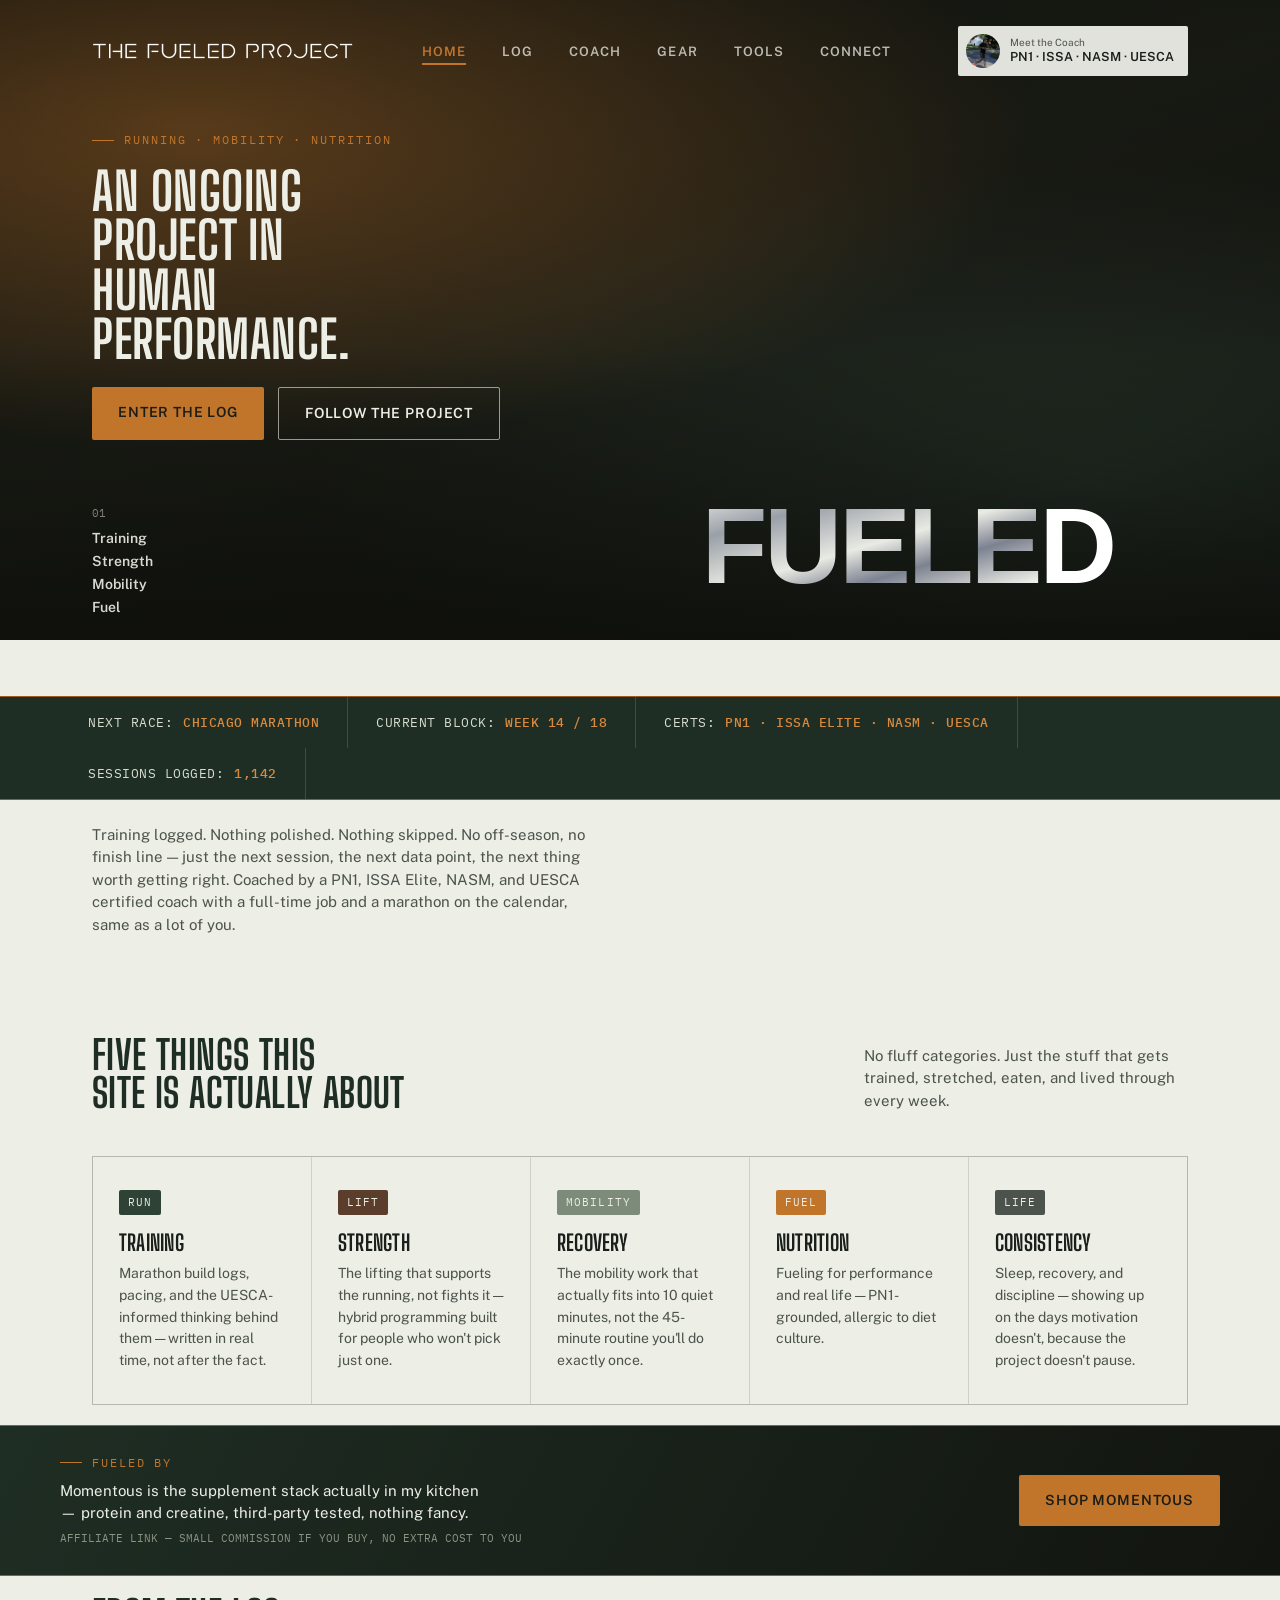
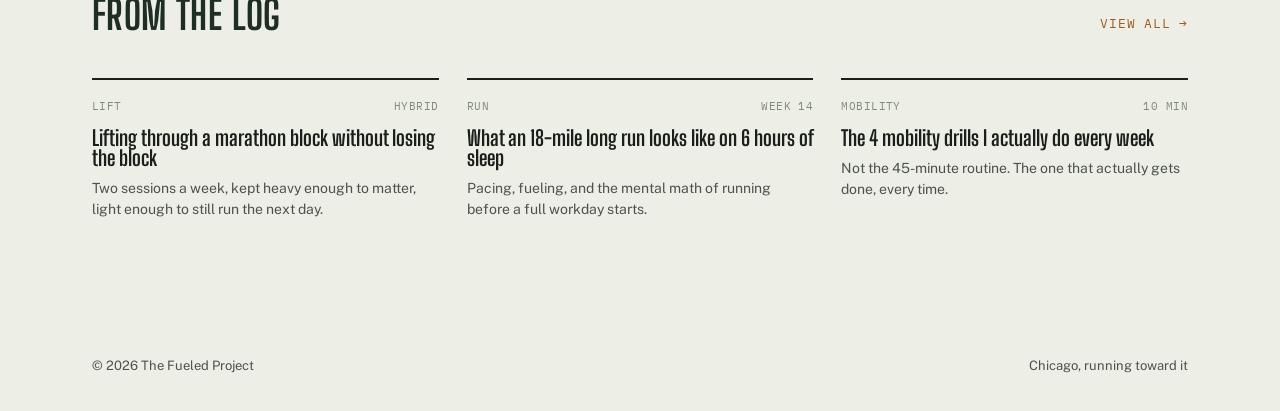
<file: index.html>
<!DOCTYPE html>
<html lang="en">
<head>
<!-- Google tag (gtag.js) -->
<script async src="https://www.googletagmanager.com/gtag/js?id=G-LC6NHP10NV"></script>
<script>
  window.dataLayer = window.dataLayer || [];
  function gtag(){dataLayer.push(arguments);}
  gtag('js', new Date());
  gtag('config', 'G-LC6NHP10NV');
</script>
<meta charset="UTF-8">
<meta name="viewport" content="width=device-width, initial-scale=1.0">
<title>The Fueled Project — An Ongoing Project in Human Performance</title>
<meta name="description" content="Run, lift, and fuel coaching from a PN1, ISSA Elite, NASM & UESCA certified coach. Logged, not polished.">
<link rel="canonical" href="https://thefueledproject.com/">

<!-- Open Graph -->
<meta property="og:title" content="The Fueled Project — An Ongoing Project in Human Performance">
<meta property="og:description" content="Run, lift, and fuel coaching from a PN1, ISSA Elite, NASM & UESCA certified coach. Logged, not polished.">
<meta property="og:type" content="website">
<meta property="og:url" content="https://thefueledproject.com/">
<meta property="og:image" content="https://thefueledproject.com/og-image.jpg">
<meta property="og:image:alt" content="The Fueled Project — an ongoing project in human performance.">
<meta property="og:image:width" content="1200">
<meta property="og:image:height" content="630">
<meta property="og:site_name" content="The Fueled Project">

<!-- Twitter -->
<meta name="twitter:card" content="summary_large_image">
<meta name="twitter:title" content="The Fueled Project — An Ongoing Project in Human Performance">
<meta name="twitter:description" content="Run, lift, and fuel coaching from a PN1, ISSA Elite, NASM & UESCA certified coach. Logged, not polished.">
<meta name="twitter:image" content="https://thefueledproject.com/og-image.jpg">
<meta name="twitter:image:alt" content="The Fueled Project — an ongoing project in human performance.">

<!-- Favicon -->
<link rel="icon" type="image/x-icon" href="favicon.ico">
<link rel="icon" type="image/png" sizes="32x32" href="favicon-32.png">
<link rel="icon" type="image/png" sizes="16x16" href="favicon-16.png">
<link rel="apple-touch-icon" href="favicon-180.png">
<link rel="preconnect" href="https://fonts.googleapis.com">
<link rel="preconnect" href="https://fonts.gstatic.com" crossorigin>
<link rel="preload" href="https://fonts.googleapis.com/css2?family=Big+Shoulders+Display:wght@500;600;700;800&family=Public+Sans:wght@400;500;600&family=IBM+Plex+Mono:wght@400;500&display=swap" as="style">
<link href="https://fonts.googleapis.com/css2?family=Big+Shoulders+Display:wght@500;600;700;800&family=Public+Sans:wght@400;500;600&family=IBM+Plex+Mono:wght@400;500&display=swap" rel="stylesheet" media="print" onload="this.media='all'">
<noscript><link href="https://fonts.googleapis.com/css2?family=Big+Shoulders+Display:wght@500;600;700;800&family=Public+Sans:wght@400;500;600&family=IBM+Plex+Mono:wght@400;500&display=swap" rel="stylesheet"></noscript>
<link rel="stylesheet" href="style.css">
</head>
<body>
<main>

<section class="hero-fuel">
  <div class="hero-fuel-top">
    <a href="index.html" class="logo"><img src="logo.png" alt="The Fueled Project" class="logo-img" width="263" height="20"></a>
    <ul class="nav-links">
      <li><a href="index.html" class="active">Home</a></li>
      <li><a href="log.html">Log</a></li>
      <li><a href="about.html">Coach</a></li>
      <li><a href="gear.html">Gear</a></li>
      <li><a href="tools.html">Tools</a></li>
      <li><a href="contact.html">Connect</a></li>
    </ul>
    <button class="nav-toggle" id="navToggle" aria-label="Toggle menu" aria-expanded="false">
      <span></span><span></span>
    </button>
    <div class="coach-card">
      <div class="dot filled"></div>
      <div>
        <div class="label">Meet the Coach</div>
        <div class="name">PN1 &middot; ISSA &middot; NASM &middot; UESCA</div>
      </div>
    </div>
  </div>

  <div class="hero-fuel-mid">
    <div class="eyebrow">RUNNING &middot; MOBILITY &middot; NUTRITION</div>
    <h1>An ongoing project in human performance.</h1>
    <div class="hero-fuel-ctas">
      <a href="log.html" class="btn btn-primary">Enter the Log</a>
      <a href="contact.html" class="btn btn-secondary">Follow the Project</a>
    </div>
  </div>

  <div class="hero-fuel-bottom">
    <div class="hero-tags">
      <div class="idx">01</div>
      <span class="tag-line">Training</span>
      <span class="tag-line">Strength</span>
      <span class="tag-line">Mobility</span>
      <span class="tag-line">Fuel</span>
    </div>
    <img src="wordmark.svg" alt="FUELED" class="hero-wordmark" width="560" height="149" fetchpriority="high">
  </div>
</section>

<div class="gauge">
  <div class="wrap gauge-inner">
    <div class="gauge-item">NEXT RACE: <b>CHICAGO MARATHON</b></div>
    <div class="gauge-item">CURRENT BLOCK: <b>WEEK 14 / 18</b></div>
    <div class="gauge-item">CERTS: <b>PN1 &middot; ISSA ELITE &middot; NASM &middot; UESCA</b></div>
    <div class="gauge-item">SESSIONS LOGGED: <b>1,142</b></div>
  </div>
</div>

<div class="wrap" style="margin-top:24px;">
  <p style="max-width:56ch;font-size:15px;color:var(--ink-soft);">Training logged. Nothing polished. Nothing skipped. No off-season, no finish line &mdash; just the next session, the next data point, the next thing worth getting right. Coached by a PN1, ISSA Elite, NASM, and UESCA certified coach with a full-time job and a marathon on the calendar, same as a lot of you.</p>
</div>

<section class="pillars reveal" id="pillars">
  <div class="section-head">
    <h2>Five things this<br>site is actually about</h2>
    <p>No fluff categories. Just the stuff that gets trained, stretched, eaten, and lived through every week.</p>
  </div>
  <div class="pillar-grid">
    <div class="pillar-card">
      <span class="pillar-tag tag-run">RUN</span>
      <h3>Training</h3>
      <p>Marathon build logs, pacing, and the UESCA-informed thinking behind them &mdash; written in real time, not after the fact.</p>
    </div>
    <div class="pillar-card">
      <span class="pillar-tag tag-lift">LIFT</span>
      <h3>Strength</h3>
      <p>The lifting that supports the running, not fights it &mdash; hybrid programming built for people who won't pick just one.</p>
    </div>
    <div class="pillar-card">
      <span class="pillar-tag tag-mobility">MOBILITY</span>
      <h3>Recovery</h3>
      <p>The mobility work that actually fits into 10 quiet minutes, not the 45-minute routine you'll do exactly once.</p>
    </div>
    <div class="pillar-card">
      <span class="pillar-tag tag-fuel">FUEL</span>
      <h3>Nutrition</h3>
      <p>Fueling for performance and real life &mdash; PN1-grounded, allergic to diet culture.</p>
    </div>
    <div class="pillar-card">
      <span class="pillar-tag tag-life">LIFE</span>
      <h3>Consistency</h3>
      <p>Sleep, recovery, and discipline &mdash; showing up on the days motivation doesn't, because the project doesn't pause.</p>
    </div>
  </div>
</section>

<div class="affiliate-banner reveal">
  <div class="affiliate-banner-inner">
    <div class="affiliate-copy">
      <div class="eyebrow">FUELED BY</div>
      <p>Momentous is the supplement stack actually in my kitchen &mdash; protein and creatine, third-party tested, nothing fancy.</p>
      <span class="affiliate-disclosure">AFFILIATE LINK &mdash; SMALL COMMISSION IF YOU BUY, NO EXTRA COST TO YOU</span>
    </div>
    <a href="https://crrnt.app/MOME/JakeKrueger" target="_blank" rel="noopener sponsored" class="btn btn-primary" style="background:var(--ember);color:#1B1D16;flex-shrink:0;">Shop Momentous</a>
  </div>
</div>

<section class="posts reveal">
  <div class="section-head">
    <h2>From the log</h2>
    <a href="log.html" class="mono" style="font-size:13px;letter-spacing:0.06em;color:var(--ember-deep);">VIEW ALL &rarr;</a>
  </div>
  <div class="post-grid" id="latest-posts">
    <div class="empty-state">Loading&hellip;</div>
  </div>
</section>

</main>
<footer>
  <span>&copy; 2026 The Fueled Project</span>
  <span>Chicago, running toward it</span>
</footer>

<script src="posts.js"></script>
<script>renderLatest('latest-posts', 3);</script>
<script src="nav.js"></script>
<script src="reveal.js"></script>
</body>
</html>
</file>
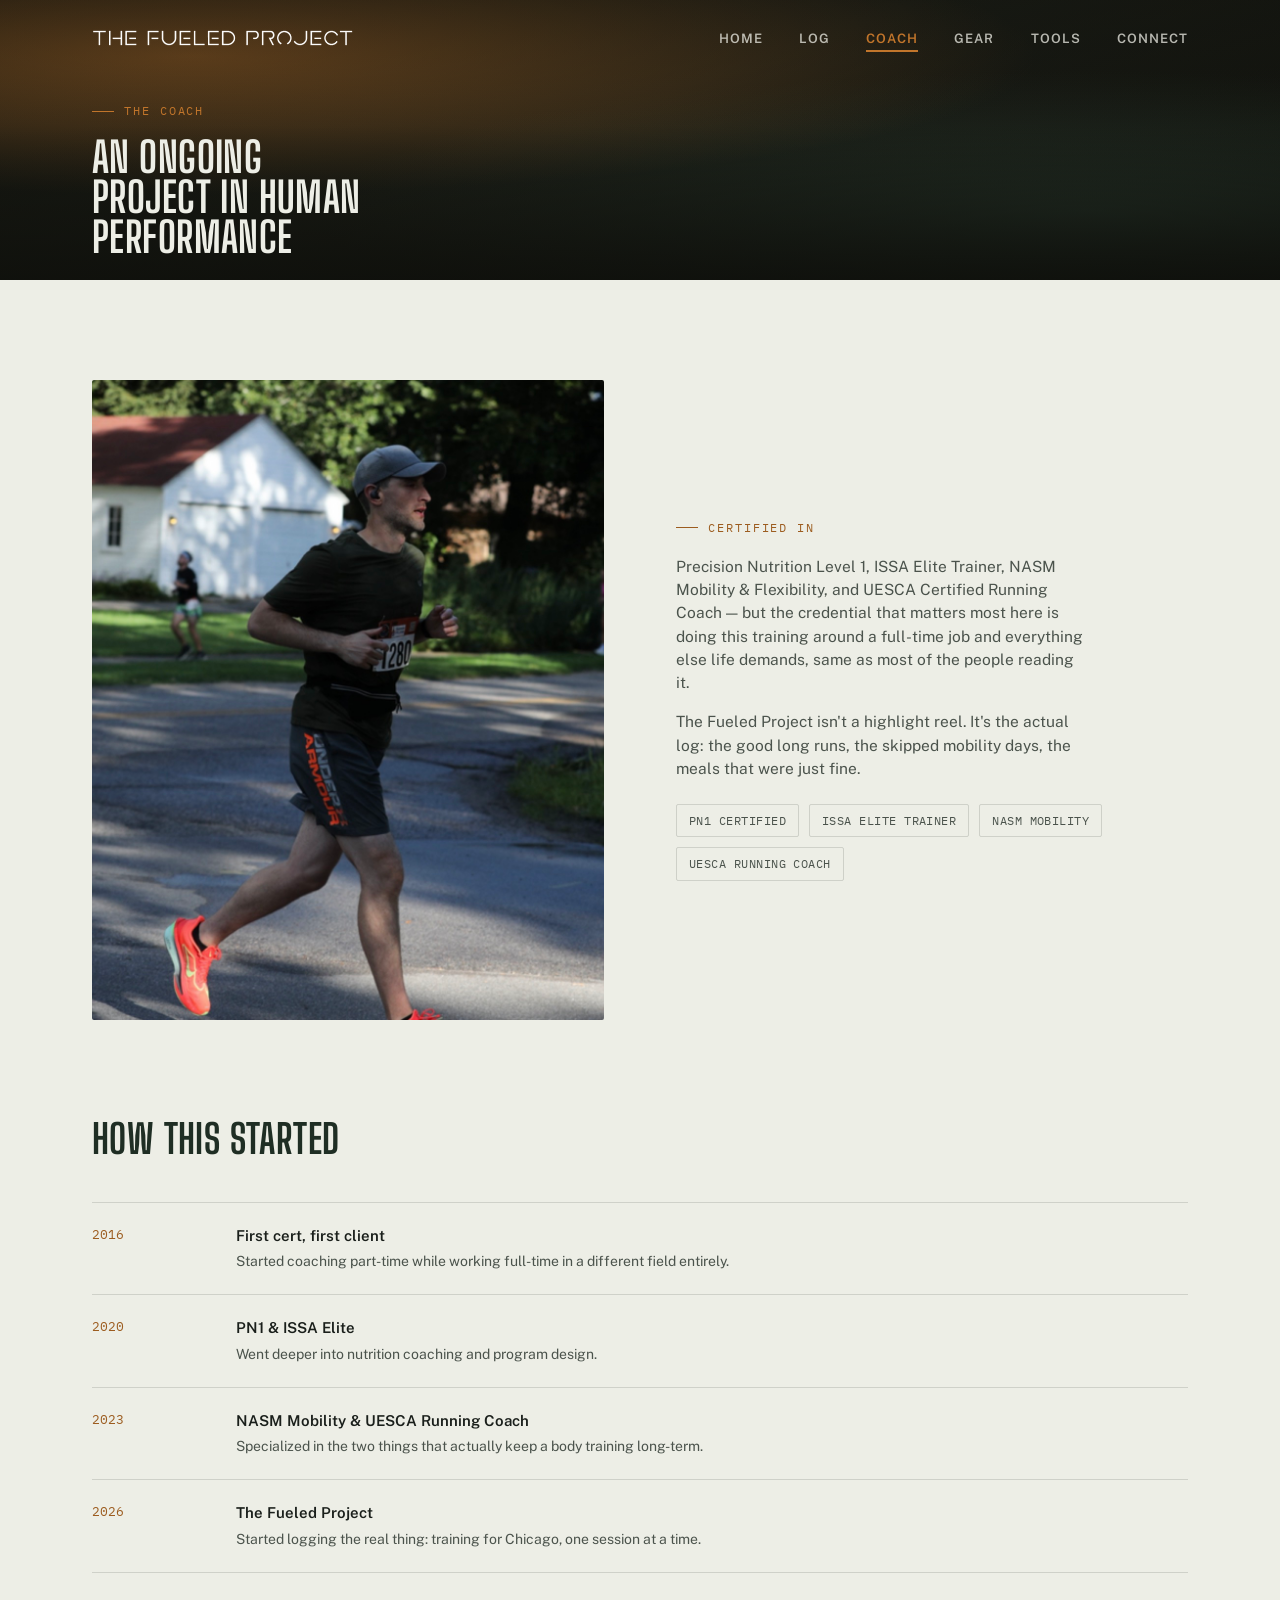
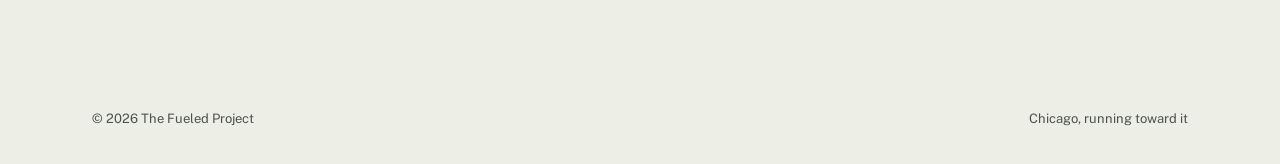
<file: about.html>
<!DOCTYPE html>
<html lang="en">
<head>
<!-- Google tag (gtag.js) -->
<script async src="https://www.googletagmanager.com/gtag/js?id=G-LC6NHP10NV"></script>
<script>
  window.dataLayer = window.dataLayer || [];
  function gtag(){dataLayer.push(arguments);}
  gtag('js', new Date());
  gtag('config', 'G-LC6NHP10NV');
</script>
<meta charset="UTF-8">
<meta name="viewport" content="width=device-width, initial-scale=1.0">
<title>The Coach — The Fueled Project</title>
<meta name="description" content="PN1, ISSA Elite, NASM & UESCA certified coach training for Chicago around a full-time job.">
<link rel="canonical" href="https://thefueledproject.com/about.html">

<!-- Open Graph -->
<meta property="og:title" content="The Coach — The Fueled Project">
<meta property="og:description" content="PN1, ISSA Elite, NASM & UESCA certified coach training for Chicago around a full-time job.">
<meta property="og:type" content="website">
<meta property="og:url" content="https://thefueledproject.com/about.html">
<meta property="og:image" content="https://thefueledproject.com/og-image.jpg">
<meta property="og:image:alt" content="The Fueled Project — an ongoing project in human performance.">
<meta property="og:image:width" content="1200">
<meta property="og:image:height" content="630">
<meta property="og:site_name" content="The Fueled Project">

<!-- Twitter -->
<meta name="twitter:card" content="summary_large_image">
<meta name="twitter:title" content="The Coach — The Fueled Project">
<meta name="twitter:description" content="PN1, ISSA Elite, NASM & UESCA certified coach training for Chicago around a full-time job.">
<meta name="twitter:image" content="https://thefueledproject.com/og-image.jpg">
<meta name="twitter:image:alt" content="The Fueled Project — an ongoing project in human performance.">

<!-- Favicon -->
<link rel="icon" type="image/x-icon" href="favicon.ico">
<link rel="icon" type="image/png" sizes="32x32" href="favicon-32.png">
<link rel="icon" type="image/png" sizes="16x16" href="favicon-16.png">
<link rel="apple-touch-icon" href="favicon-180.png">
<link rel="preconnect" href="https://fonts.googleapis.com">
<link rel="preconnect" href="https://fonts.gstatic.com" crossorigin>
<link rel="preload" href="https://fonts.googleapis.com/css2?family=Big+Shoulders+Display:wght@500;600;700;800&family=Public+Sans:wght@400;500;600&family=IBM+Plex+Mono:wght@400;500&display=swap" as="style">
<link href="https://fonts.googleapis.com/css2?family=Big+Shoulders+Display:wght@500;600;700;800&family=Public+Sans:wght@400;500;600&family=IBM+Plex+Mono:wght@400;500&display=swap" rel="stylesheet" media="print" onload="this.media='all'">
<noscript><link href="https://fonts.googleapis.com/css2?family=Big+Shoulders+Display:wght@500;600;700;800&family=Public+Sans:wght@400;500;600&family=IBM+Plex+Mono:wght@400;500&display=swap" rel="stylesheet"></noscript>
<link rel="stylesheet" href="style.css">
</head>
<body>
<main>

<section class="page-hero-fuel" style="min-height:220px;">
  <div class="hero-fuel-top">
    <a href="index.html" class="logo"><img src="logo.png" alt="The Fueled Project" class="logo-img" width="263" height="20"></a>
    <ul class="nav-links">
      <li><a href="index.html">Home</a></li>
      <li><a href="log.html">Log</a></li>
      <li><a href="about.html" class="active">Coach</a></li>
      <li><a href="gear.html">Gear</a></li>
      <li><a href="tools.html">Tools</a></li>
      <li><a href="contact.html">Connect</a></li>
    </ul>
    <button class="nav-toggle" id="navToggle" aria-label="Toggle menu" aria-expanded="false">
      <span></span><span></span>
    </button>
  </div>
  <div class="page-hero-fuel-mid" style="padding-bottom:22px;">
    <div class="eyebrow">THE COACH</div>
    <h1 style="font-size:clamp(28px,4vw,42px);">An ongoing project in human performance</h1>
  </div>
</section>

<section class="about reveal" id="about">
  <div class="about-photo filled"></div>
  <div class="about-text">
    <div class="eyebrow">CERTIFIED IN</div>
    <p>Precision Nutrition Level 1, ISSA Elite Trainer, NASM Mobility &amp; Flexibility, and UESCA Certified Running Coach &mdash; but the credential that matters most here is doing this training around a full-time job and everything else life demands, same as most of the people reading it.</p>
    <p>The Fueled Project isn't a highlight reel. It's the actual log: the good long runs, the skipped mobility days, the meals that were just fine.</p>
    <div class="badges">
      <span class="badge">PN1 CERTIFIED</span>
      <span class="badge">ISSA ELITE TRAINER</span>
      <span class="badge">NASM MOBILITY</span>
      <span class="badge">UESCA RUNNING COACH</span>
    </div>
  </div>
</section>

<section class="timeline reveal">
  <div class="section-head">
    <h2>How this started</h2>
  </div>
  <div class="timeline-row">
    <div class="yr mono">2016</div>
    <div><h4>First cert, first client</h4><p>Started coaching part-time while working full-time in a different field entirely.</p></div>
  </div>
  <div class="timeline-row">
    <div class="yr mono">2020</div>
    <div><h4>PN1 &amp; ISSA Elite</h4><p>Went deeper into nutrition coaching and program design.</p></div>
  </div>
  <div class="timeline-row">
    <div class="yr mono">2023</div>
    <div><h4>NASM Mobility &amp; UESCA Running Coach</h4><p>Specialized in the two things that actually keep a body training long-term.</p></div>
  </div>
  <div class="timeline-row">
    <div class="yr mono">2026</div>
    <div><h4>The Fueled Project</h4><p>Started logging the real thing: training for Chicago, one session at a time.</p></div>
  </div>
</section>

</main>
<footer>
  <span>&copy; 2026 The Fueled Project</span>
  <span>Chicago, running toward it</span>
</footer>

<script src="nav.js"></script>
<script src="reveal.js"></script>
</body>
</html>
</file>
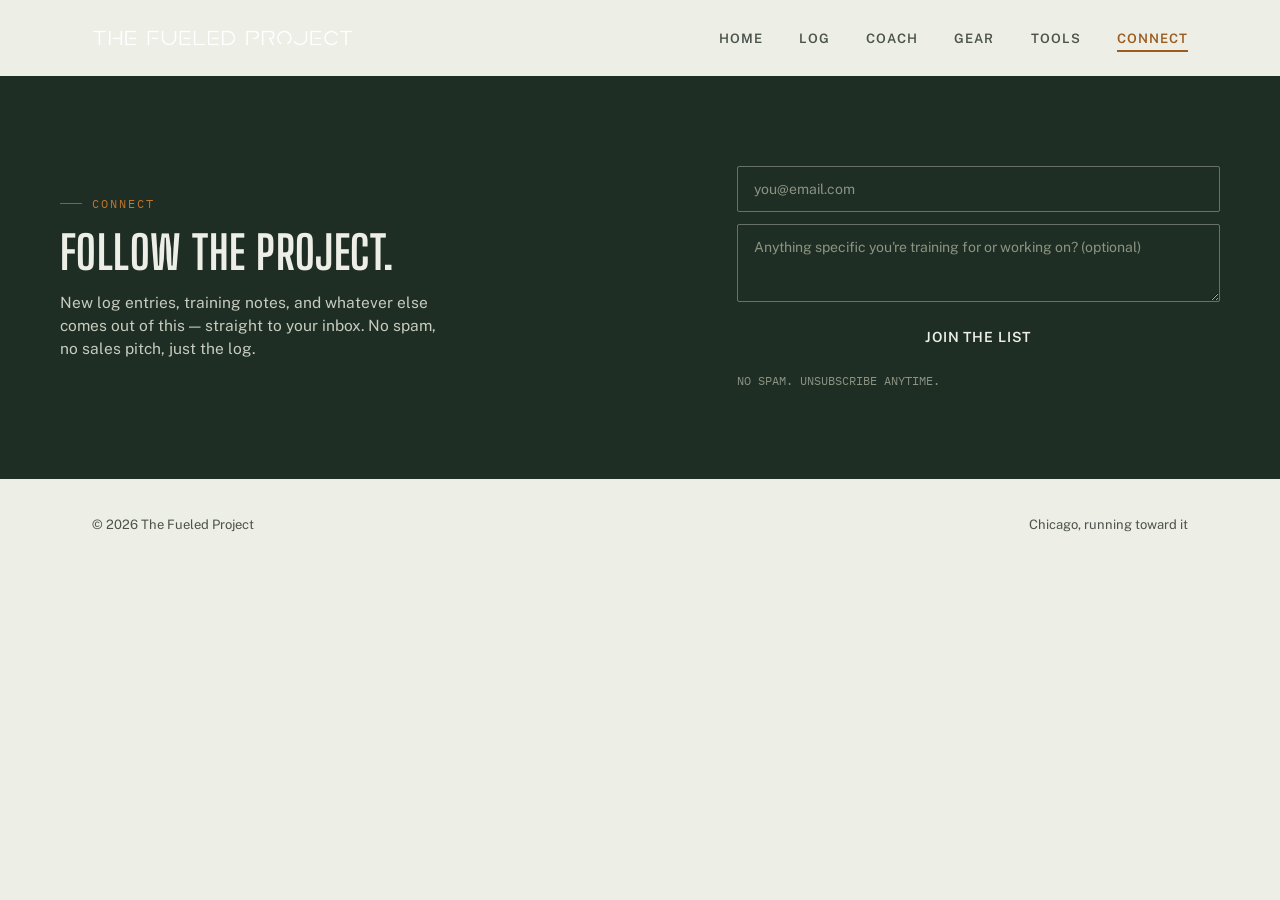
<file: contact.html>
<!DOCTYPE html>
<html lang="en">
<head>
<!-- Google tag (gtag.js) -->
<script async src="https://www.googletagmanager.com/gtag/js?id=G-LC6NHP10NV"></script>
<script>
  window.dataLayer = window.dataLayer || [];
  function gtag(){dataLayer.push(arguments);}
  gtag('js', new Date());
  gtag('config', 'G-LC6NHP10NV');
</script>
<meta charset="UTF-8">
<meta name="viewport" content="width=device-width, initial-scale=1.0">
<title>Connect — The Fueled Project</title>
<meta name="description" content="Get new log entries and training notes from The Fueled Project. No spam.">
<link rel="canonical" href="https://thefueledproject.com/contact.html">

<!-- Open Graph -->
<meta property="og:title" content="Connect — The Fueled Project">
<meta property="og:description" content="Get new log entries and training notes from The Fueled Project. No spam.">
<meta property="og:type" content="website">
<meta property="og:url" content="https://thefueledproject.com/contact.html">
<meta property="og:image" content="https://thefueledproject.com/og-image.jpg">
<meta property="og:image:alt" content="The Fueled Project — an ongoing project in human performance.">
<meta property="og:image:width" content="1200">
<meta property="og:image:height" content="630">
<meta property="og:site_name" content="The Fueled Project">

<!-- Twitter -->
<meta name="twitter:card" content="summary_large_image">
<meta name="twitter:title" content="Connect — The Fueled Project">
<meta name="twitter:description" content="Get new log entries and training notes from The Fueled Project. No spam.">
<meta name="twitter:image" content="https://thefueledproject.com/og-image.jpg">
<meta name="twitter:image:alt" content="The Fueled Project — an ongoing project in human performance.">

<!-- Favicon -->
<link rel="icon" type="image/x-icon" href="favicon.ico">
<link rel="icon" type="image/png" sizes="32x32" href="favicon-32.png">
<link rel="icon" type="image/png" sizes="16x16" href="favicon-16.png">
<link rel="apple-touch-icon" href="favicon-180.png">
<link rel="preconnect" href="https://fonts.googleapis.com">
<link rel="preconnect" href="https://fonts.gstatic.com" crossorigin>
<link rel="preload" href="https://fonts.googleapis.com/css2?family=Big+Shoulders+Display:wght@500;600;700;800&family=Public+Sans:wght@400;500;600&family=IBM+Plex+Mono:wght@400;500&display=swap" as="style">
<link href="https://fonts.googleapis.com/css2?family=Big+Shoulders+Display:wght@500;600;700;800&family=Public+Sans:wght@400;500;600&family=IBM+Plex+Mono:wght@400;500&display=swap" rel="stylesheet" media="print" onload="this.media='all'">
<noscript><link href="https://fonts.googleapis.com/css2?family=Big+Shoulders+Display:wght@500;600;700;800&family=Public+Sans:wght@400;500;600&family=IBM+Plex+Mono:wght@400;500&display=swap" rel="stylesheet"></noscript>
<link rel="stylesheet" href="style.css">
</head>
<body>

<nav>
  <a href="index.html" class="logo"><img src="logo.png" alt="The Fueled Project" class="logo-img" width="263" height="20"></a>
  <ul class="nav-links">
    <li><a href="index.html">Home</a></li>
    <li><a href="log.html">Log</a></li>
    <li><a href="about.html">Coach</a></li>
    <li><a href="gear.html">Gear</a></li>
    <li><a href="tools.html">Tools</a></li>
    <li><a href="contact.html" class="active">Connect</a></li>
  </ul>
    <button class="nav-toggle" id="navToggle" aria-label="Toggle menu" aria-expanded="false">
      <span></span><span></span>
    </button>
</nav>

<main>
<section class="cta reveal" id="follow" style="margin-top:0;">
  <div class="cta-inner">
    <div>
      <div class="eyebrow" style="color:var(--ember);">CONNECT</div>
      <h2>Follow the project.</h2>
      <p>New log entries, training notes, and whatever else comes out of this &mdash; straight to your inbox. No spam, no sales pitch, just the log.</p>
    </div>
    <form id="kit-form" class="cta-form" action="https://app.kit.com/forms/9805844/subscriptions" method="post">
      <input type="email" name="email_address" placeholder="you@email.com" aria-label="Email address" required>
      <textarea name="fields[training_notes]" rows="3" placeholder="Anything specific you're training for or working on? (optional)" aria-label="Message"></textarea>
      <button type="submit" class="btn btn-primary" style="text-align:center;border:none;cursor:pointer;">Join the List</button>
      <span class="cta-note" id="kit-note">NO SPAM. UNSUBSCRIBE ANYTIME.</span>
    </form>
    <script>
      document.getElementById('kit-form').addEventListener('submit', function(e){
        e.preventDefault();
        var form = e.target;
        var note = document.getElementById('kit-note');
        var data = new FormData(form);
        fetch(form.action, { method: 'POST', body: data, mode: 'no-cors' })
          .then(function(){
            note.textContent = "THANKS \u2014 CHECK YOUR EMAIL TO CONFIRM.";
            form.reset();
          })
          .catch(function(){
            note.textContent = "SOMETHING WENT WRONG \u2014 TRY AGAIN.";
          });
      });
    </script>
  </div>
</section>

</main>
<footer>
  <span>&copy; 2026 The Fueled Project</span>
  <span>Chicago, running toward it</span>
</footer>

<script src="nav.js"></script>
<script src="reveal.js"></script>
</body>
</html>
</file>
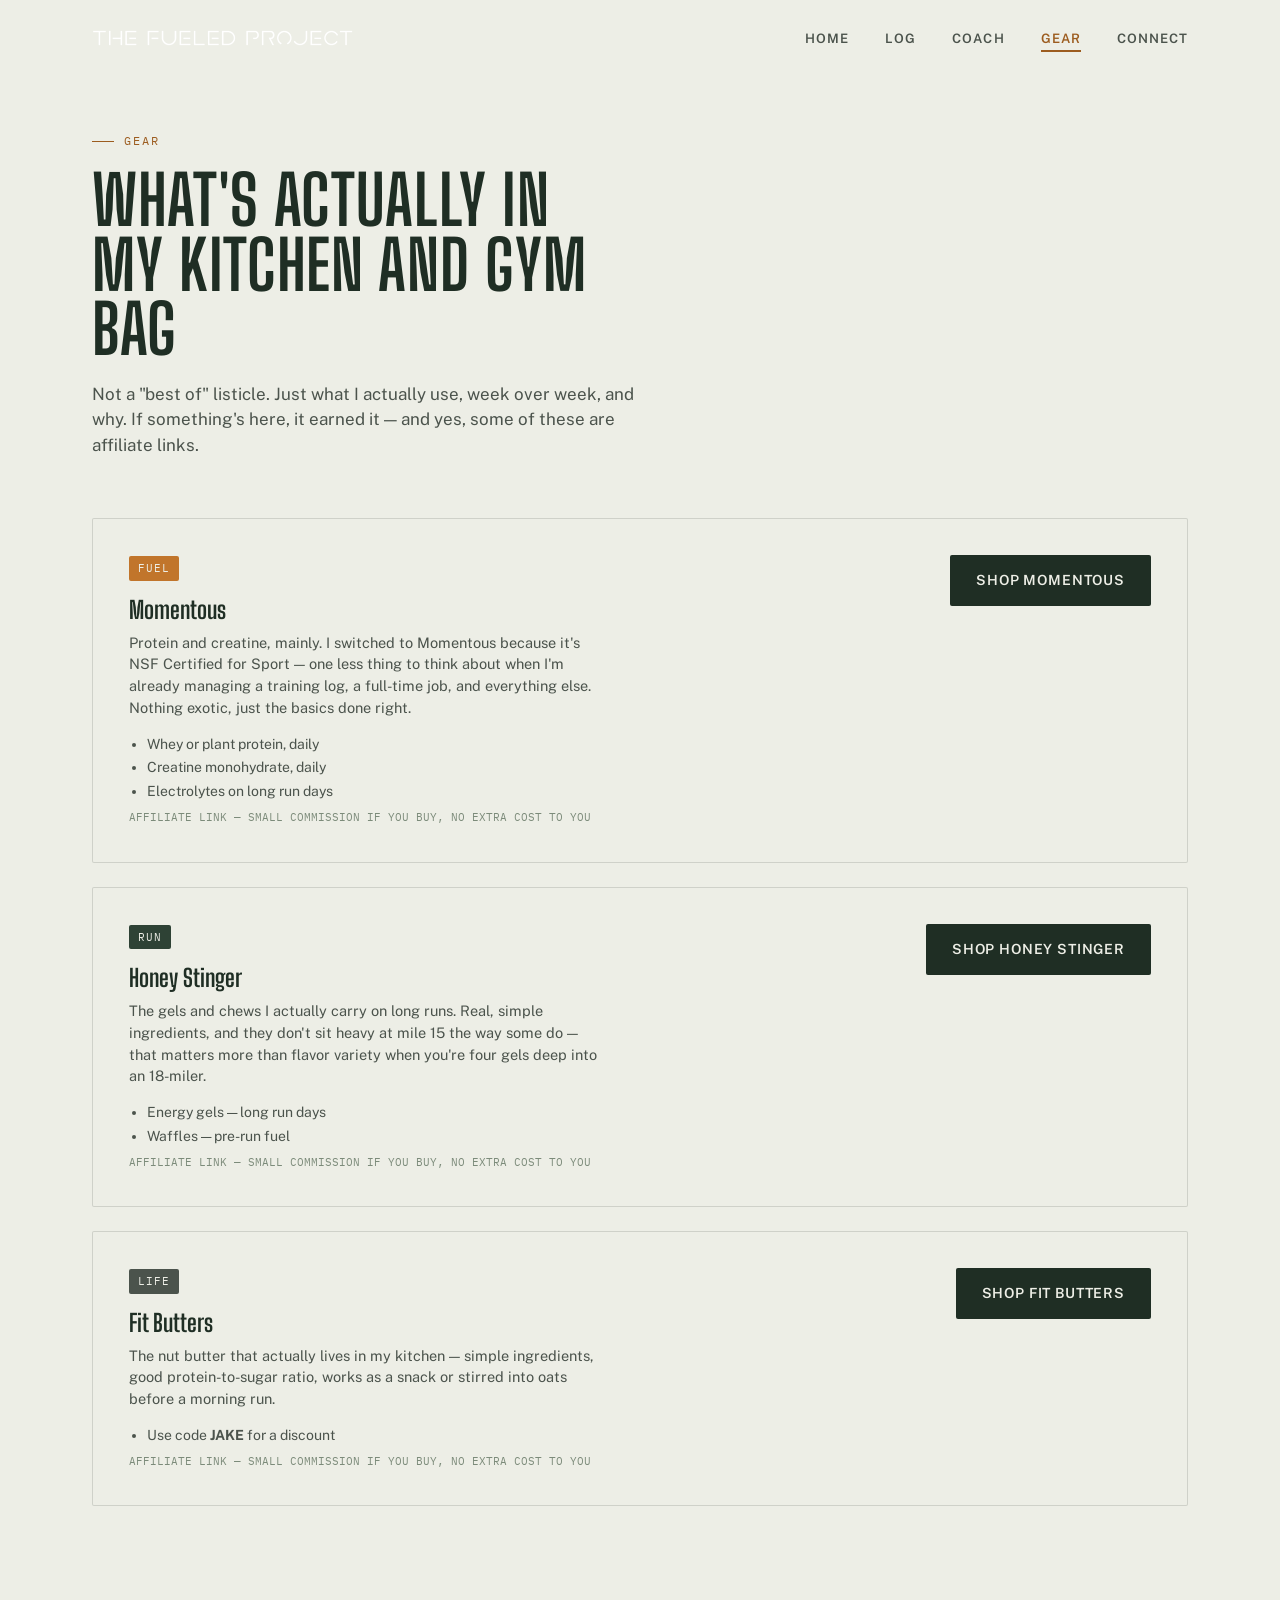
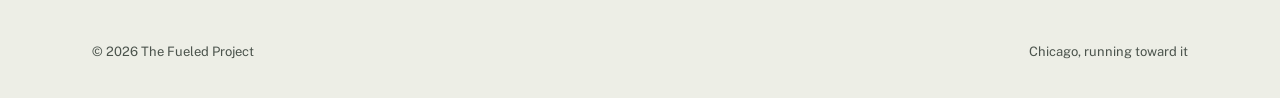
<file: gear.html>
<!DOCTYPE html>
<html lang="en">
<head>
<!-- Google tag (gtag.js) -->
<script async src="https://www.googletagmanager.com/gtag/js?id=G-LC6NHP10NV"></script>
<script>
  window.dataLayer = window.dataLayer || [];
  function gtag(){dataLayer.push(arguments);}
  gtag('js', new Date());
  gtag('config', 'G-LC6NHP10NV');
</script>
<meta charset="UTF-8">
<meta name="viewport" content="width=device-width, initial-scale=1.0">
<title>Gear — The Fueled Project</title>
<meta name="description" content="The supplements and fuel actually used in training, with honest notes on why.">
<link rel="canonical" href="https://thefueledproject.com/gear.html">

<!-- Open Graph -->
<meta property="og:title" content="Gear — The Fueled Project">
<meta property="og:description" content="The supplements and fuel actually used in training, with honest notes on why.">
<meta property="og:type" content="website">
<meta property="og:url" content="https://thefueledproject.com/gear.html">
<meta property="og:image" content="https://thefueledproject.com/og-image.jpg">
<meta property="og:image:alt" content="The Fueled Project — an ongoing project in human performance.">
<meta property="og:image:width" content="1200">
<meta property="og:image:height" content="630">
<meta property="og:site_name" content="The Fueled Project">

<!-- Twitter -->
<meta name="twitter:card" content="summary_large_image">
<meta name="twitter:title" content="Gear — The Fueled Project">
<meta name="twitter:description" content="The supplements and fuel actually used in training, with honest notes on why.">
<meta name="twitter:image" content="https://thefueledproject.com/og-image.jpg">
<meta name="twitter:image:alt" content="The Fueled Project — an ongoing project in human performance.">

<!-- Favicon -->
<link rel="icon" type="image/x-icon" href="favicon.ico">
<link rel="icon" type="image/png" sizes="32x32" href="favicon-32.png">
<link rel="icon" type="image/png" sizes="16x16" href="favicon-16.png">
<link rel="apple-touch-icon" href="favicon-180.png">
<link rel="preconnect" href="https://fonts.googleapis.com">
<link rel="preconnect" href="https://fonts.gstatic.com" crossorigin>
<link rel="preload" href="https://fonts.googleapis.com/css2?family=Big+Shoulders+Display:wght@500;600;700;800&family=Public+Sans:wght@400;500;600&family=IBM+Plex+Mono:wght@400;500&display=swap" as="style">
<link href="https://fonts.googleapis.com/css2?family=Big+Shoulders+Display:wght@500;600;700;800&family=Public+Sans:wght@400;500;600&family=IBM+Plex+Mono:wght@400;500&display=swap" rel="stylesheet" media="print" onload="this.media='all'">
<noscript><link href="https://fonts.googleapis.com/css2?family=Big+Shoulders+Display:wght@500;600;700;800&family=Public+Sans:wght@400;500;600&family=IBM+Plex+Mono:wght@400;500&display=swap" rel="stylesheet"></noscript>
<link rel="stylesheet" href="style.css">
</head>
<body>

<nav>
  <a href="index.html" class="logo"><img src="logo.png" alt="The Fueled Project" class="logo-img" width="263" height="20"></a>
  <ul class="nav-links">
    <li><a href="index.html">Home</a></li>
    <li><a href="log.html">Log</a></li>
    <li><a href="about.html">Coach</a></li>
    <li><a href="gear.html" class="active">Gear</a></li>
    <li><a href="contact.html">Connect</a></li>
  </ul>
    <button class="nav-toggle" id="navToggle" aria-label="Toggle menu" aria-expanded="false">
      <span></span><span></span>
    </button>
</nav>

<main>
<section class="page-hero" style="padding-bottom:40px;">
  <div class="eyebrow">GEAR</div>
  <h1>What's actually in my kitchen and gym bag</h1>
  <p class="lead">Not a "best of" listicle. Just what I actually use, week over week, and why. If something's here, it earned it &mdash; and yes, some of these are affiliate links.</p>
</section>

<section class="posts" style="padding-top:20px;">
  <div class="gear-card">
    <div>
      <span class="pillar-tag tag-fuel">FUEL</span>
      <h3>Momentous</h3>
      <p>Protein and creatine, mainly. I switched to Momentous because it's NSF Certified for Sport &mdash; one less thing to think about when I'm already managing a training log, a full-time job, and everything else. Nothing exotic, just the basics done right.</p>
      <ul>
        <li>Whey or plant protein, daily</li>
        <li>Creatine monohydrate, daily</li>
        <li>Electrolytes on long run days</li>
      </ul>
      <span class="affiliate-disclosure" style="color:var(--moss);">AFFILIATE LINK &mdash; SMALL COMMISSION IF YOU BUY, NO EXTRA COST TO YOU</span>
    </div>
    <a href="https://crrnt.app/MOME/JakeKrueger" target="_blank" rel="noopener sponsored" class="btn btn-primary gear-cta">Shop Momentous</a>
  </div>

  <div class="gear-card" style="margin-top:24px;">
    <div>
      <span class="pillar-tag tag-run">RUN</span>
      <h3>Honey Stinger</h3>
      <p>The gels and chews I actually carry on long runs. Real, simple ingredients, and they don't sit heavy at mile 15 the way some do &mdash; that matters more than flavor variety when you're four gels deep into an 18-miler.</p>
      <ul>
        <li>Energy gels &mdash; long run days</li>
        <li>Waffles &mdash; pre-run fuel</li>
      </ul>
      <span class="affiliate-disclosure" style="color:var(--moss);">AFFILIATE LINK &mdash; SMALL COMMISSION IF YOU BUY, NO EXTRA COST TO YOU</span>
    </div>
    <a href="https://honeystinger.rfrl.co/pxdjo" target="_blank" rel="noopener sponsored" class="btn btn-primary gear-cta">Shop Honey Stinger</a>
  </div>

  <div class="gear-card" style="margin-top:24px;">
    <div>
      <span class="pillar-tag tag-life">LIFE</span>
      <h3>Fit Butters</h3>
      <p>The nut butter that actually lives in my kitchen &mdash; simple ingredients, good protein-to-sugar ratio, works as a snack or stirred into oats before a morning run.</p>
      <ul>
        <li>Use code <strong>JAKE</strong> for a discount</li>
      </ul>
      <span class="affiliate-disclosure" style="color:var(--moss);">AFFILIATE LINK &mdash; SMALL COMMISSION IF YOU BUY, NO EXTRA COST TO YOU</span>
    </div>
    <a href="https://www.fitbutters.com/?rstr=25571" target="_blank" rel="noopener sponsored" class="btn btn-primary gear-cta">Shop Fit Butters</a>
  </div>
</section>

</main>
<footer>
  <span>&copy; 2026 The Fueled Project</span>
  <span>Chicago, running toward it</span>
</footer>

<script src="nav.js"></script>
<script src="reveal.js"></script>
</body>
</html>
</file>
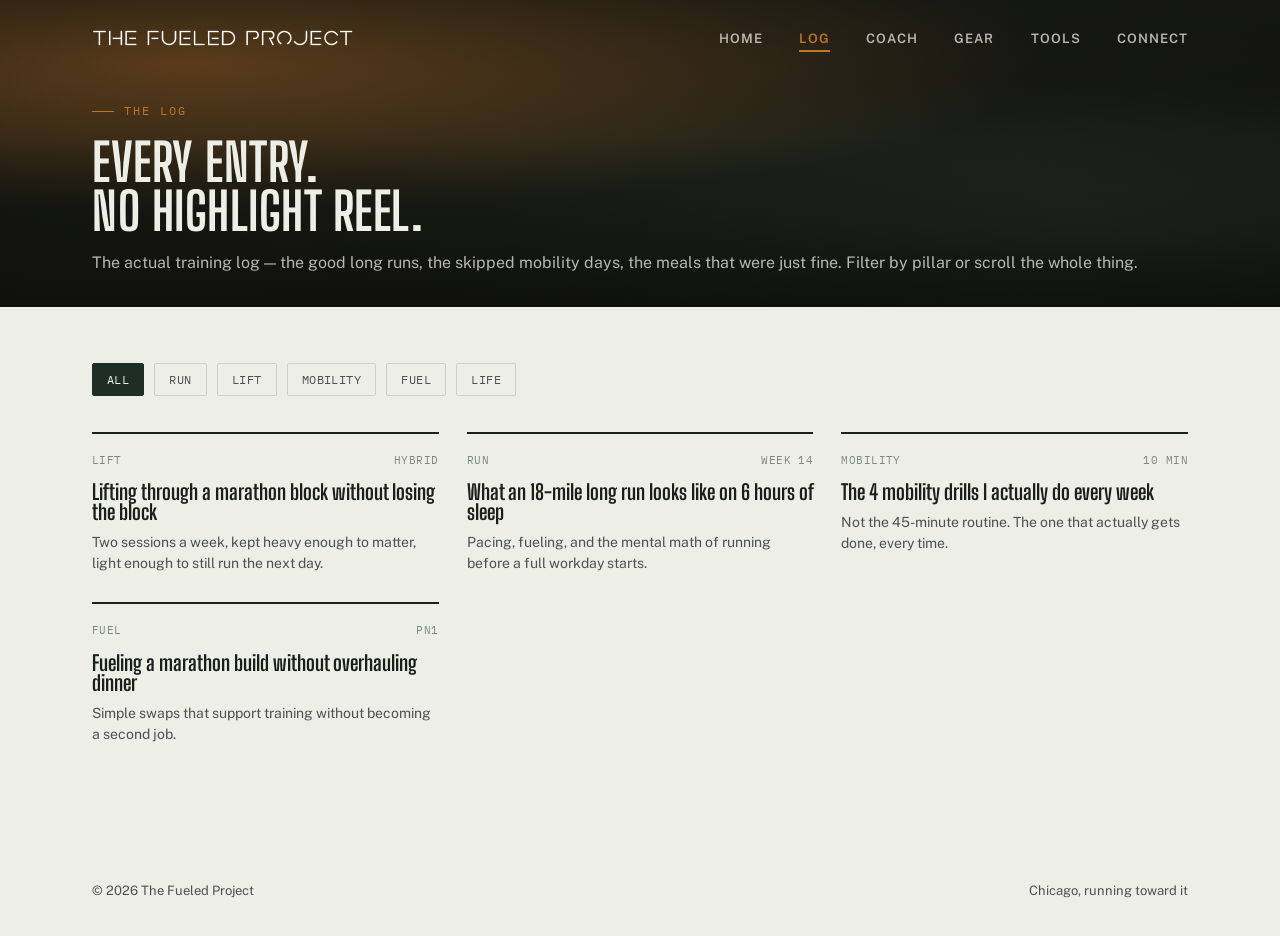
<file: log.html>
<!DOCTYPE html>
<html lang="en">
<head>
<!-- Google tag (gtag.js) -->
<script async src="https://www.googletagmanager.com/gtag/js?id=G-LC6NHP10NV"></script>
<script>
  window.dataLayer = window.dataLayer || [];
  function gtag(){dataLayer.push(arguments);}
  gtag('js', new Date());
  gtag('config', 'G-LC6NHP10NV');
</script>
<meta charset="UTF-8">
<meta name="viewport" content="width=device-width, initial-scale=1.0">
<title>The Log — The Fueled Project</title>
<meta name="description" content="The full training log — running, lifting, mobility, and fuel, logged as it happens. No highlight reel.">
<link rel="canonical" href="https://thefueledproject.com/log.html">

<!-- Open Graph -->
<meta property="og:title" content="The Log — The Fueled Project">
<meta property="og:description" content="The full training log — running, lifting, mobility, and fuel, logged as it happens. No highlight reel.">
<meta property="og:type" content="website">
<meta property="og:url" content="https://thefueledproject.com/log.html">
<meta property="og:image" content="https://thefueledproject.com/og-image.jpg">
<meta property="og:image:alt" content="The Fueled Project — an ongoing project in human performance.">
<meta property="og:image:width" content="1200">
<meta property="og:image:height" content="630">
<meta property="og:site_name" content="The Fueled Project">

<!-- Twitter -->
<meta name="twitter:card" content="summary_large_image">
<meta name="twitter:title" content="The Log — The Fueled Project">
<meta name="twitter:description" content="The full training log — running, lifting, mobility, and fuel, logged as it happens. No highlight reel.">
<meta name="twitter:image" content="https://thefueledproject.com/og-image.jpg">
<meta name="twitter:image:alt" content="The Fueled Project — an ongoing project in human performance.">

<!-- Favicon -->
<link rel="icon" type="image/x-icon" href="favicon.ico">
<link rel="icon" type="image/png" sizes="32x32" href="favicon-32.png">
<link rel="icon" type="image/png" sizes="16x16" href="favicon-16.png">
<link rel="apple-touch-icon" href="favicon-180.png">
<link rel="preconnect" href="https://fonts.googleapis.com">
<link rel="preconnect" href="https://fonts.gstatic.com" crossorigin>
<link rel="preload" href="https://fonts.googleapis.com/css2?family=Big+Shoulders+Display:wght@500;600;700;800&family=Public+Sans:wght@400;500;600&family=IBM+Plex+Mono:wght@400;500&display=swap" as="style">
<link href="https://fonts.googleapis.com/css2?family=Big+Shoulders+Display:wght@500;600;700;800&family=Public+Sans:wght@400;500;600&family=IBM+Plex+Mono:wght@400;500&display=swap" rel="stylesheet" media="print" onload="this.media='all'">
<noscript><link href="https://fonts.googleapis.com/css2?family=Big+Shoulders+Display:wght@500;600;700;800&family=Public+Sans:wght@400;500;600&family=IBM+Plex+Mono:wght@400;500&display=swap" rel="stylesheet"></noscript>
<link rel="stylesheet" href="style.css">
</head>
<body>
<main>

<section class="page-hero-fuel">
  <div class="hero-fuel-top">
    <a href="index.html" class="logo"><img src="logo.png" alt="The Fueled Project" class="logo-img" width="263" height="20"></a>
    <ul class="nav-links">
      <li><a href="index.html">Home</a></li>
      <li><a href="log.html" class="active">Log</a></li>
      <li><a href="about.html">Coach</a></li>
      <li><a href="gear.html">Gear</a></li>
      <li><a href="tools.html">Tools</a></li>
      <li><a href="contact.html">Connect</a></li>
    </ul>
    <button class="nav-toggle" id="navToggle" aria-label="Toggle menu" aria-expanded="false">
      <span></span><span></span>
    </button>
  </div>
  <div class="page-hero-fuel-mid">
    <div class="eyebrow">THE LOG</div>
    <h1>Every entry.<br>No highlight reel.</h1>
    <p class="lead">The actual training log &mdash; the good long runs, the skipped mobility days, the meals that were just fine. Filter by pillar or scroll the whole thing.</p>
  </div>
</section>

<section class="posts" style="padding-top:56px;">
  <div class="post-filter" id="filter-bar">
    <button class="filter-chip active" data-filter="ALL">All</button>
    <button class="filter-chip" data-filter="RUN">Run</button>
    <button class="filter-chip" data-filter="LIFT">Lift</button>
    <button class="filter-chip" data-filter="MOBILITY">Mobility</button>
    <button class="filter-chip" data-filter="FUEL">Fuel</button>
    <button class="filter-chip" data-filter="LIFE">Life</button>
  </div>
  <div class="post-grid" id="all-posts">
    <div class="empty-state">Loading&hellip;</div>
  </div>
</section>

</main>
<footer>
  <span>&copy; 2026 The Fueled Project</span>
  <span>Chicago, running toward it</span>
</footer>

<script src="posts.js"></script>
<script>renderLog('all-posts', 'filter-bar');</script>
<script src="nav.js"></script>
<script src="reveal.js"></script>
</body>
</html>
</file>
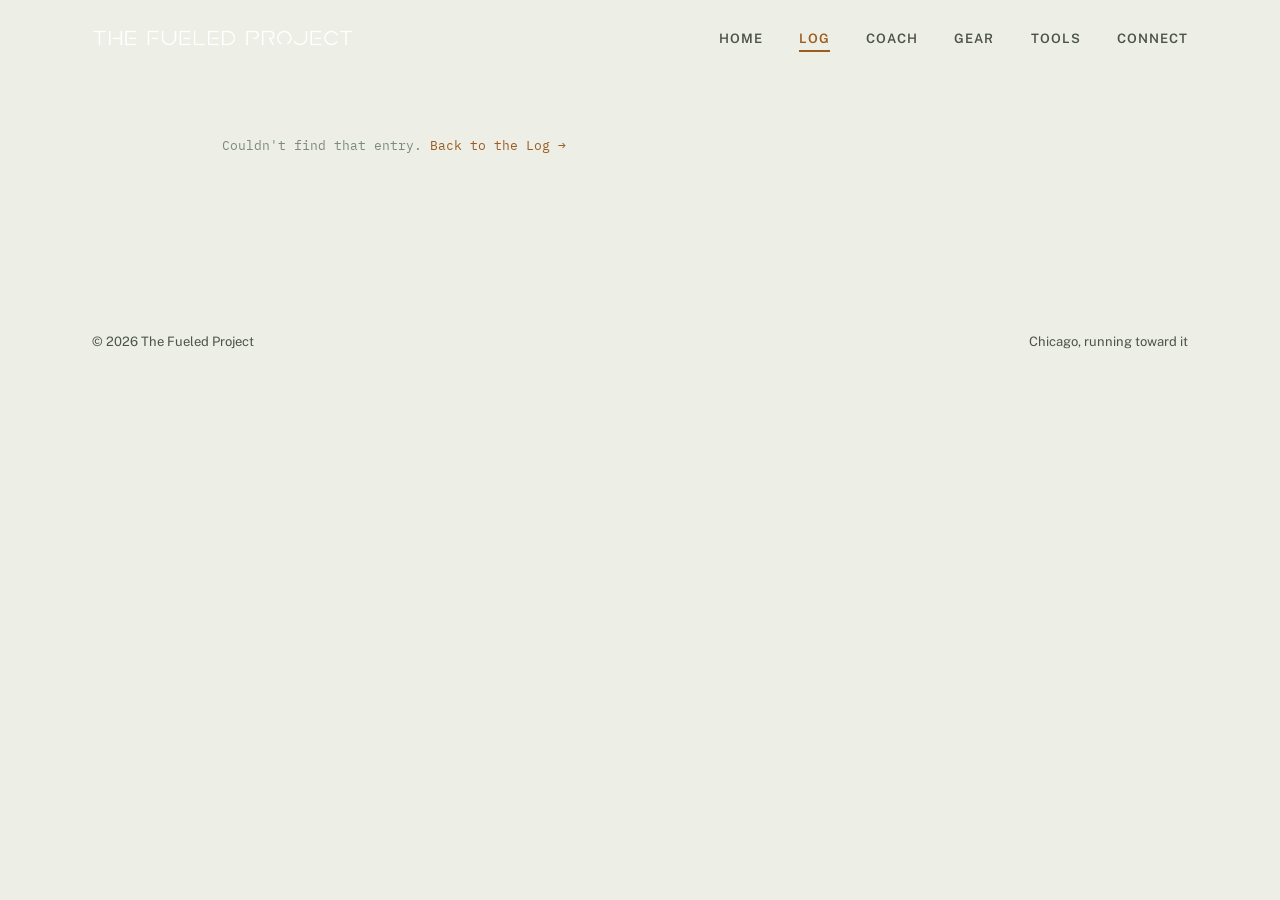
<file: post.html>
<!DOCTYPE html>
<html lang="en">
<head>
<!-- Google tag (gtag.js) -->
<script async src="https://www.googletagmanager.com/gtag/js?id=G-LC6NHP10NV"></script>
<script>
  window.dataLayer = window.dataLayer || [];
  function gtag(){dataLayer.push(arguments);}
  gtag('js', new Date());
  gtag('config', 'G-LC6NHP10NV');
</script>
<meta charset="UTF-8">
<meta name="viewport" content="width=device-width, initial-scale=1.0">
<title>The Fueled Project</title>
<meta name="description" content="A training log entry from The Fueled Project.">
<link rel="canonical" href="https://thefueledproject.com/post.html">

<!-- Open Graph -->
<meta property="og:title" content="The Fueled Project">
<meta property="og:description" content="A training log entry from The Fueled Project.">
<meta property="og:type" content="website">
<meta property="og:url" content="https://thefueledproject.com/post.html">
<meta property="og:image" content="https://thefueledproject.com/og-image.jpg">
<meta property="og:image:alt" content="The Fueled Project — an ongoing project in human performance.">
<meta property="og:image:width" content="1200">
<meta property="og:image:height" content="630">
<meta property="og:site_name" content="The Fueled Project">

<!-- Twitter -->
<meta name="twitter:card" content="summary_large_image">
<meta name="twitter:title" content="The Fueled Project">
<meta name="twitter:description" content="A training log entry from The Fueled Project.">
<meta name="twitter:image" content="https://thefueledproject.com/og-image.jpg">
<meta name="twitter:image:alt" content="The Fueled Project — an ongoing project in human performance.">

<!-- Favicon -->
<link rel="icon" type="image/x-icon" href="favicon.ico">
<link rel="icon" type="image/png" sizes="32x32" href="favicon-32.png">
<link rel="icon" type="image/png" sizes="16x16" href="favicon-16.png">
<link rel="apple-touch-icon" href="favicon-180.png">
<link rel="preconnect" href="https://fonts.googleapis.com">
<link rel="preconnect" href="https://fonts.gstatic.com" crossorigin>
<link rel="preload" href="https://fonts.googleapis.com/css2?family=Big+Shoulders+Display:wght@500;600;700;800&family=Public+Sans:wght@400;500;600&family=IBM+Plex+Mono:wght@400;500&display=swap" as="style">
<link href="https://fonts.googleapis.com/css2?family=Big+Shoulders+Display:wght@500;600;700;800&family=Public+Sans:wght@400;500;600&family=IBM+Plex+Mono:wght@400;500&display=swap" rel="stylesheet" media="print" onload="this.media='all'">
<noscript><link href="https://fonts.googleapis.com/css2?family=Big+Shoulders+Display:wght@500;600;700;800&family=Public+Sans:wght@400;500;600&family=IBM+Plex+Mono:wght@400;500&display=swap" rel="stylesheet"></noscript>
<link rel="stylesheet" href="style.css">
<style>
  .fp-date{font-family:'IBM Plex Mono', monospace;font-size:11px;color:var(--moss);letter-spacing:0.04em;margin-left:12px;}
</style>
</head>
<body>

<nav>
  <a href="index.html" class="logo"><img src="logo.png" alt="The Fueled Project" class="logo-img" width="263" height="20"></a>
  <ul class="nav-links">
    <li><a href="index.html">Home</a></li>
    <li><a href="log.html" class="active">Log</a></li>
    <li><a href="about.html">Coach</a></li>
    <li><a href="gear.html">Gear</a></li>
      <li><a href="tools.html">Tools</a></li>
      <li><a href="contact.html">Connect</a></li>
  </ul>
    <button class="nav-toggle" id="navToggle" aria-label="Toggle menu" aria-expanded="false">
      <span></span><span></span>
    </button>
</nav>

<main>
<section class="posts" style="padding-top:20px;max-width:900px;">
  <article id="post-body">
    <div class="empty-state">Loading&hellip;</div>
  </article>
</section>

</main>
<footer>
  <span>&copy; 2026 The Fueled Project</span>
  <span>Chicago, running toward it</span>
</footer>

<script src="posts.js"></script>
<script>renderPost('post-body');</script>
<script src="nav.js"></script>
<script src="reveal.js"></script>
</body>
</html>
</file>
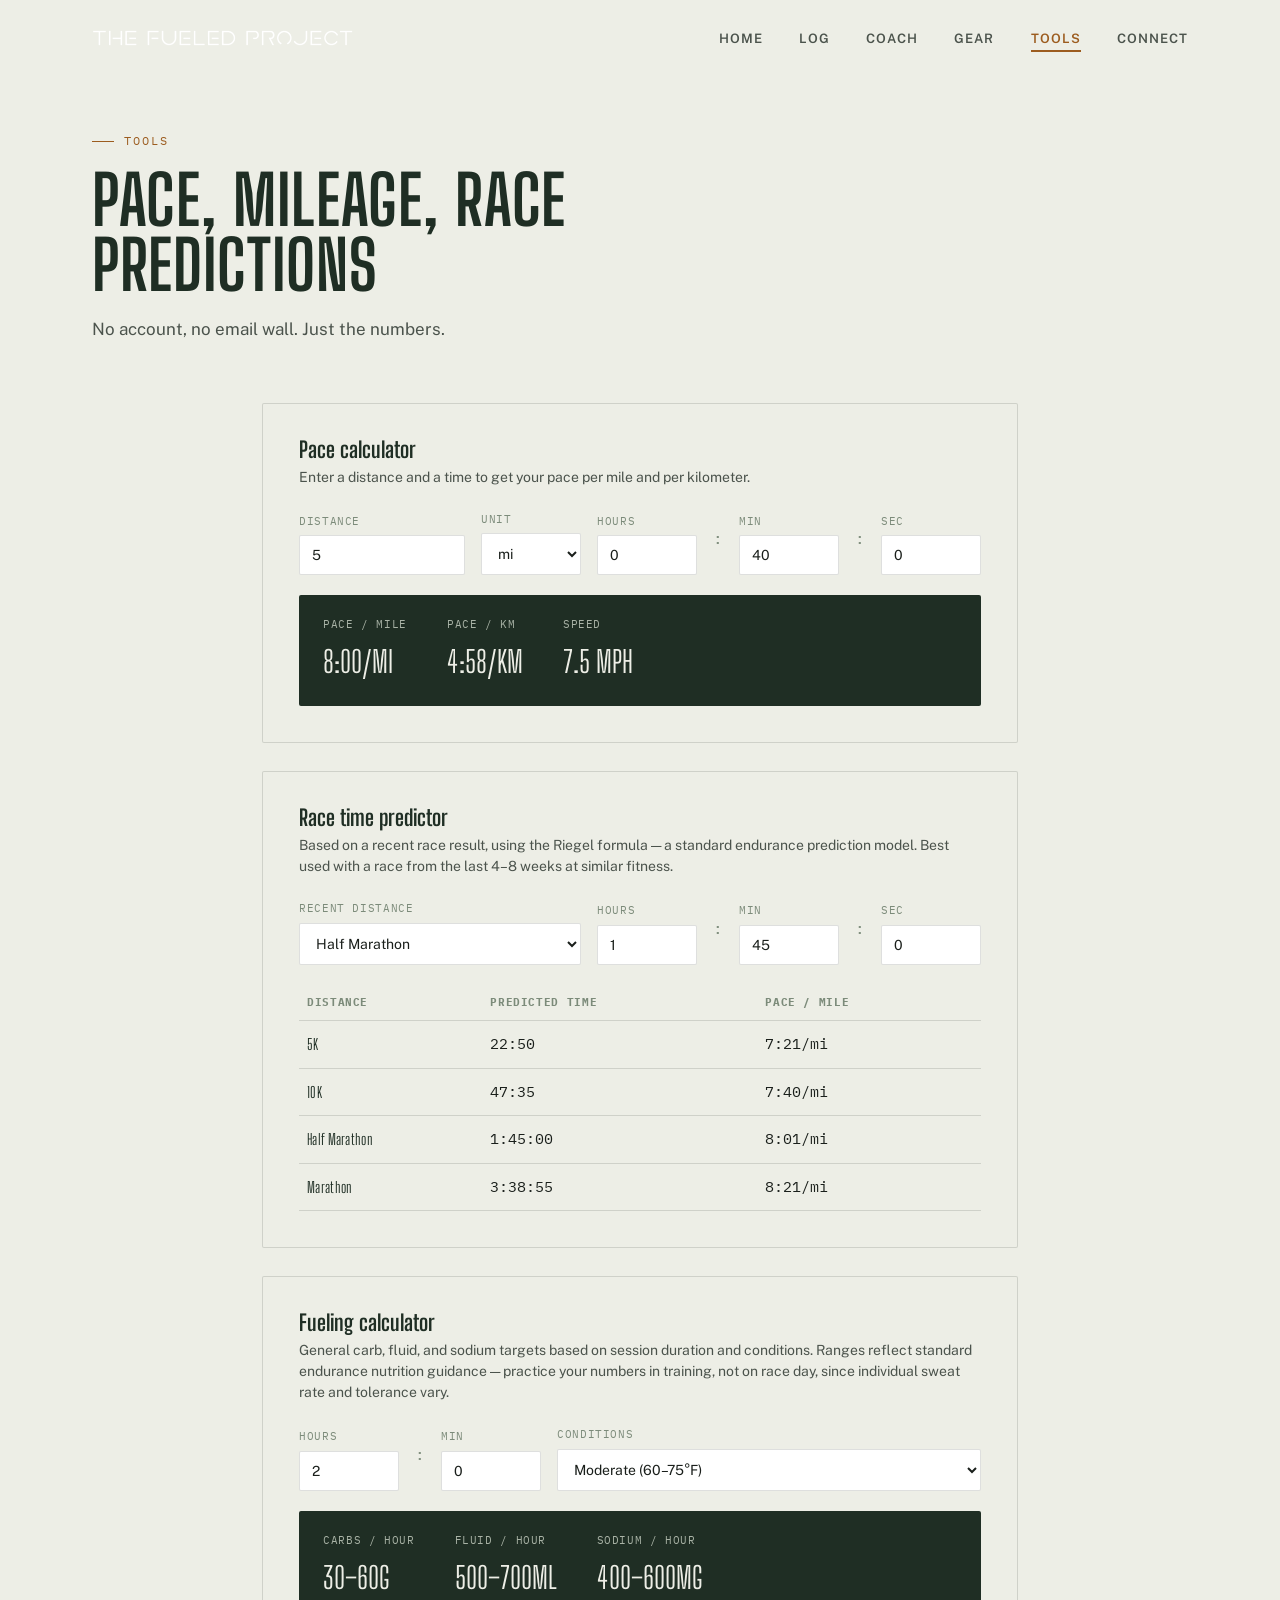
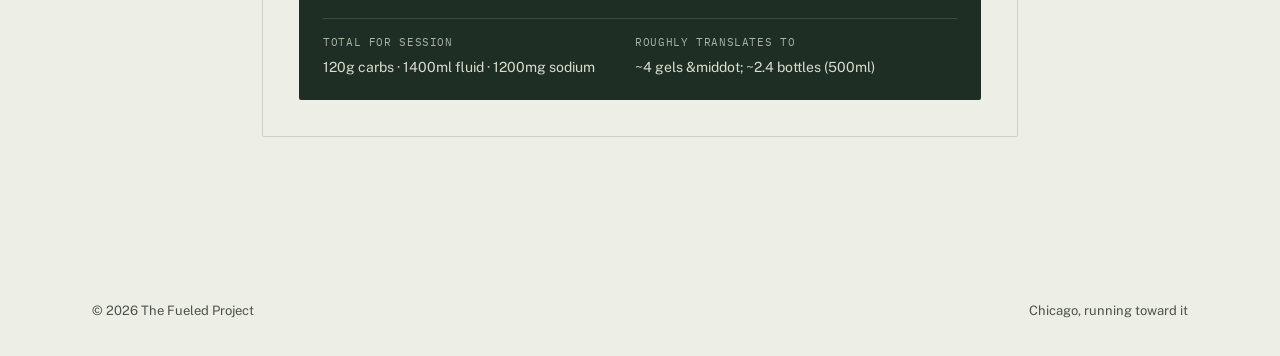
<file: tools.html>
<!DOCTYPE html>
<html lang="en">
<head>
<!-- Google tag (gtag.js) -->
<script async src="https://www.googletagmanager.com/gtag/js?id=G-LC6NHP10NV"></script>
<script>
  window.dataLayer = window.dataLayer || [];
  function gtag(){dataLayer.push(arguments);}
  gtag('js', new Date());
  gtag('config', 'G-LC6NHP10NV');
</script>
<meta charset="UTF-8">
<meta name="viewport" content="width=device-width, initial-scale=1.0">
<title>Tools — The Fueled Project</title>
<meta name="description" content="Free pace calculator, race predictor, and fueling calculator for runners. No sign-up.">
<link rel="canonical" href="https://thefueledproject.com/tools.html">

<!-- Open Graph -->
<meta property="og:title" content="Tools — The Fueled Project">
<meta property="og:description" content="Free pace calculator, race predictor, and fueling calculator for runners. No sign-up.">
<meta property="og:type" content="website">
<meta property="og:url" content="https://thefueledproject.com/tools.html">
<meta property="og:image" content="https://thefueledproject.com/og-image.jpg">
<meta property="og:image:alt" content="The Fueled Project — an ongoing project in human performance.">
<meta property="og:image:width" content="1200">
<meta property="og:image:height" content="630">
<meta property="og:site_name" content="The Fueled Project">

<!-- Twitter -->
<meta name="twitter:card" content="summary_large_image">
<meta name="twitter:title" content="Tools — The Fueled Project">
<meta name="twitter:description" content="Free pace calculator, race predictor, and fueling calculator for runners. No sign-up.">
<meta name="twitter:image" content="https://thefueledproject.com/og-image.jpg">
<meta name="twitter:image:alt" content="The Fueled Project — an ongoing project in human performance.">

<!-- Favicon -->
<link rel="icon" type="image/x-icon" href="favicon.ico">
<link rel="icon" type="image/png" sizes="32x32" href="favicon-32.png">
<link rel="icon" type="image/png" sizes="16x16" href="favicon-16.png">
<link rel="apple-touch-icon" href="favicon-180.png">
<link rel="preconnect" href="https://fonts.googleapis.com">
<link rel="preconnect" href="https://fonts.gstatic.com" crossorigin>
<link rel="preload" href="https://fonts.googleapis.com/css2?family=Big+Shoulders+Display:wght@500;600;700;800&family=Public+Sans:wght@400;500;600&family=IBM+Plex+Mono:wght@400;500&display=swap" as="style">
<link href="https://fonts.googleapis.com/css2?family=Big+Shoulders+Display:wght@500;600;700;800&family=Public+Sans:wght@400;500;600&family=IBM+Plex+Mono:wght@400;500&display=swap" rel="stylesheet" media="print" onload="this.media='all'">
<noscript><link href="https://fonts.googleapis.com/css2?family=Big+Shoulders+Display:wght@500;600;700;800&family=Public+Sans:wght@400;500;600&family=IBM+Plex+Mono:wght@400;500&display=swap" rel="stylesheet"></noscript>
<link rel="stylesheet" href="style.css">
</head>
<body>

<nav>
  <a href="index.html" class="logo"><img src="logo.png" alt="The Fueled Project" class="logo-img" width="263" height="20"></a>
  <ul class="nav-links">
    <li><a href="index.html">Home</a></li>
    <li><a href="log.html">Log</a></li>
    <li><a href="about.html">Coach</a></li>
    <li><a href="gear.html">Gear</a></li>
    <li><a href="tools.html" class="active">Tools</a></li>
    <li><a href="contact.html">Connect</a></li>
  </ul>
    <button class="nav-toggle" id="navToggle" aria-label="Toggle menu" aria-expanded="false">
      <span></span><span></span>
    </button>
</nav>

<main>
<section class="page-hero" style="padding-bottom:40px;">
  <div class="eyebrow">TOOLS</div>
  <h1>Pace, mileage, race predictions</h1>
  <p class="lead">No account, no email wall. Just the numbers.</p>
</section>

<section class="posts reveal" style="padding-top:20px;max-width:820px;">

  <div class="calc-card">
    <h3>Pace calculator</h3>
    <p class="calc-sub">Enter a distance and a time to get your pace per mile and per kilometer.</p>

    <div class="calc-row">
      <div class="calc-field">
        <span class="calc-label">Distance</span>
        <input type="number" id="pc-distance" class="calc-input" value="5" min="0" step="0.01">
      </div>
      <div class="calc-field small">
        <span class="calc-label">Unit</span>
        <select id="pc-unit" class="calc-select">
          <option value="mi">mi</option>
          <option value="km">km</option>
        </select>
      </div>
      <div class="calc-field small">
        <span class="calc-label">Hours</span>
        <input type="number" id="pc-h" class="calc-input" value="0" min="0">
      </div>
      <span class="calc-sep">:</span>
      <div class="calc-field small">
        <span class="calc-label">Min</span>
        <input type="number" id="pc-m" class="calc-input" value="40" min="0" max="59">
      </div>
      <span class="calc-sep">:</span>
      <div class="calc-field small">
        <span class="calc-label">Sec</span>
        <input type="number" id="pc-s" class="calc-input" value="0" min="0" max="59">
      </div>
    </div>

    <div class="calc-result-box">
      <div style="display:flex;gap:40px;flex-wrap:wrap;">
        <div>
          <div class="calc-result-label">Pace / mile</div>
          <div class="calc-result-value" id="pc-out-mi">&mdash;</div>
        </div>
        <div>
          <div class="calc-result-label">Pace / km</div>
          <div class="calc-result-value" id="pc-out-km">&mdash;</div>
        </div>
        <div>
          <div class="calc-result-label">Speed</div>
          <div class="calc-result-value" id="pc-out-speed">&mdash;</div>
        </div>
      </div>
    </div>
  </div>

  <div class="calc-card">
    <h3>Race time predictor</h3>
    <p class="calc-sub">Based on a recent race result, using the Riegel formula &mdash; a standard endurance prediction model. Best used with a race from the last 4&ndash;8 weeks at similar fitness.</p>

    <div class="calc-row">
      <div class="calc-field">
        <span class="calc-label">Recent distance</span>
        <select id="rp-dist" class="calc-select">
          <option value="5">5K</option>
          <option value="10">10K</option>
          <option value="21.0975" selected>Half Marathon</option>
          <option value="42.195">Marathon</option>
        </select>
      </div>
      <div class="calc-field small">
        <span class="calc-label">Hours</span>
        <input type="number" id="rp-h" class="calc-input" value="1" min="0">
      </div>
      <span class="calc-sep">:</span>
      <div class="calc-field small">
        <span class="calc-label">Min</span>
        <input type="number" id="rp-m" class="calc-input" value="45" min="0" max="59">
      </div>
      <span class="calc-sep">:</span>
      <div class="calc-field small">
        <span class="calc-label">Sec</span>
        <input type="number" id="rp-s" class="calc-input" value="0" min="0" max="59">
      </div>
    </div>

    <table class="calc-table">
      <thead>
        <tr><th>Distance</th><th>Predicted time</th><th>Pace / mile</th></tr>
      </thead>
      <tbody id="rp-table"></tbody>
    </table>
  </div>
  <div class="calc-card">
    <h3>Fueling calculator</h3>
    <p class="calc-sub">General carb, fluid, and sodium targets based on session duration and conditions. Ranges reflect standard endurance nutrition guidance &mdash; practice your numbers in training, not on race day, since individual sweat rate and tolerance vary.</p>

    <div class="calc-row">
      <div class="calc-field small">
        <span class="calc-label">Hours</span>
        <input type="number" id="fc-h" class="calc-input" value="2" min="0">
      </div>
      <span class="calc-sep">:</span>
      <div class="calc-field small">
        <span class="calc-label">Min</span>
        <input type="number" id="fc-m" class="calc-input" value="0" min="0" max="59">
      </div>
      <div class="calc-field">
        <span class="calc-label">Conditions</span>
        <select id="fc-conditions" class="calc-select">
          <option value="cool">Cool (under 60&deg;F)</option>
          <option value="moderate" selected>Moderate (60&ndash;75&deg;F)</option>
          <option value="hot">Hot / humid (75&deg;F+)</option>
        </select>
      </div>
    </div>

    <div class="calc-result-box">
      <div style="display:flex;gap:40px;flex-wrap:wrap;margin-bottom:18px;">
        <div>
          <div class="calc-result-label">Carbs / hour</div>
          <div class="calc-result-value" id="fc-out-carb-hr">&mdash;</div>
        </div>
        <div>
          <div class="calc-result-label">Fluid / hour</div>
          <div class="calc-result-value" id="fc-out-fluid-hr">&mdash;</div>
        </div>
        <div>
          <div class="calc-result-label">Sodium / hour</div>
          <div class="calc-result-value" id="fc-out-sodium-hr">&mdash;</div>
        </div>
      </div>
      <div style="border-top:1px solid rgba(237,238,230,0.15);padding-top:16px;display:flex;gap:40px;flex-wrap:wrap;">
        <div>
          <div class="calc-result-label">Total for session</div>
          <div style="font-size:14px;color:#D9DCCF;" id="fc-out-total">&mdash;</div>
        </div>
        <div>
          <div class="calc-result-label">Roughly translates to</div>
          <div style="font-size:14px;color:#D9DCCF;" id="fc-out-practical">&mdash;</div>
        </div>
      </div>
    </div>
  </div>

</section>

</main>
<footer>
  <span>&copy; 2026 The Fueled Project</span>
  <span>Chicago, running toward it</span>
</footer>

<script>
  function fmtTime(totalSeconds){
    totalSeconds = Math.round(totalSeconds);
    var h = Math.floor(totalSeconds/3600);
    var m = Math.floor((totalSeconds%3600)/60);
    var s = totalSeconds%60;
    var parts = [];
    if(h>0) parts.push(h);
    parts.push(h>0 ? String(m).padStart(2,'0') : m);
    parts.push(String(s).padStart(2,'0'));
    return parts.join(':');
  }

  function updatePaceCalc(){
    var dist = parseFloat(document.getElementById('pc-distance').value) || 0;
    var unit = document.getElementById('pc-unit').value;
    var h = parseFloat(document.getElementById('pc-h').value) || 0;
    var m = parseFloat(document.getElementById('pc-m').value) || 0;
    var s = parseFloat(document.getElementById('pc-s').value) || 0;
    var totalSec = h*3600 + m*60 + s;
    if(dist <= 0 || totalSec <= 0){
      document.getElementById('pc-out-mi').textContent = '\u2014';
      document.getElementById('pc-out-km').textContent = '\u2014';
      document.getElementById('pc-out-speed').textContent = '\u2014';
      return;
    }
    var miles = unit === 'mi' ? dist : dist / 1.60934;
    var km = unit === 'km' ? dist : dist * 1.60934;
    var secPerMile = totalSec / miles;
    var secPerKm = totalSec / km;
    var mph = miles / (totalSec/3600);

    document.getElementById('pc-out-mi').textContent = fmtTime(secPerMile) + '/mi';
    document.getElementById('pc-out-km').textContent = fmtTime(secPerKm) + '/km';
    document.getElementById('pc-out-speed').textContent = mph.toFixed(1) + ' mph';
  }

  function updateRacePredict(){
    var d1 = parseFloat(document.getElementById('rp-dist').value);
    var h = parseFloat(document.getElementById('rp-h').value) || 0;
    var m = parseFloat(document.getElementById('rp-m').value) || 0;
    var s = parseFloat(document.getElementById('rp-s').value) || 0;
    var t1 = h*3600 + m*60 + s;
    var targets = [
      {name:'5K', km:5},
      {name:'10K', km:10},
      {name:'Half Marathon', km:21.0975},
      {name:'Marathon', km:42.195}
    ];
    var rows = '';
    if(t1 > 0 && d1 > 0){
      targets.forEach(function(t){
        var t2 = t1 * Math.pow(t.km/d1, 1.06);
        var miles = t.km / 1.60934;
        var pacePerMile = t2 / miles;
        rows += '<tr><td class="dist">'+t.name+'</td><td class="time">'+fmtTime(t2)+'</td><td class="time">'+fmtTime(pacePerMile)+'/mi</td></tr>';
      });
    }
    document.getElementById('rp-table').innerHTML = rows;
  }

  ['pc-distance','pc-unit','pc-h','pc-m','pc-s'].forEach(function(id){
    document.getElementById(id).addEventListener('input', updatePaceCalc);
    document.getElementById(id).addEventListener('change', updatePaceCalc);
  });
  ['rp-dist','rp-h','rp-m','rp-s'].forEach(function(id){
    document.getElementById(id).addEventListener('input', updateRacePredict);
    document.getElementById(id).addEventListener('change', updateRacePredict);
  });

  function updateFuelCalc(){
    var h = parseFloat(document.getElementById('fc-h').value) || 0;
    var m = parseFloat(document.getElementById('fc-m').value) || 0;
    var totalHours = h + (m/60);
    var conditions = document.getElementById('fc-conditions').value;
    var durationMin = totalHours * 60;

    if(totalHours <= 0){
      document.getElementById('fc-out-carb-hr').textContent = '\u2014';
      document.getElementById('fc-out-fluid-hr').textContent = '\u2014';
      document.getElementById('fc-out-sodium-hr').textContent = '\u2014';
      document.getElementById('fc-out-total').textContent = '\u2014';
      document.getElementById('fc-out-practical').textContent = '\u2014';
      return;
    }

    var carbLow, carbHigh;
    if(durationMin < 45){ carbLow = 0; carbHigh = 0; }
    else if(durationMin <= 75){ carbLow = 0; carbHigh = 30; }
    else if(durationMin <= 150){ carbLow = 30; carbHigh = 60; }
    else { carbLow = 60; carbHigh = 90; }

    var fluidRanges = {
      cool:     {fLow: 400, fHigh: 550, sLow: 300, sHigh: 500},
      moderate: {fLow: 500, fHigh: 700, sLow: 400, sHigh: 600},
      hot:      {fLow: 650, fHigh: 900, sLow: 500, sHigh: 800}
    };
    var r = fluidRanges[conditions];

    document.getElementById('fc-out-carb-hr').textContent = carbHigh===0 ? 'Not needed' : carbLow+'\u2013'+carbHigh+'g';
    document.getElementById('fc-out-fluid-hr').textContent = r.fLow+'\u2013'+r.fHigh+'ml';
    document.getElementById('fc-out-sodium-hr').textContent = r.sLow+'\u2013'+r.sHigh+'mg';

    var totalCarbLow = Math.round(carbLow*totalHours);
    var totalCarbHigh = Math.round(carbHigh*totalHours);
    var totalFluidLow = Math.round(r.fLow*totalHours);
    var totalFluidHigh = Math.round(r.fHigh*totalHours);
    var totalSodiumLow = Math.round(r.sLow*totalHours);
    var totalSodiumHigh = Math.round(r.sHigh*totalHours);

    document.getElementById('fc-out-total').innerHTML =
      totalCarbHigh+'g carbs &middot; '+totalFluidHigh+'ml fluid &middot; '+totalSodiumHigh+'mg sodium';

    var avgCarb = (totalCarbLow+totalCarbHigh)/2;
    var avgFluid = (totalFluidLow+totalFluidHigh)/2;
    var gels = Math.round(avgCarb/25);
    var bottles = (avgFluid/500).toFixed(1);
    document.getElementById('fc-out-practical').textContent =
      (gels>0 ? '~'+gels+' gel'+(gels===1?'':'s') : 'No gels needed') + ' &middot; ~'+bottles+' bottles (500ml)';
  }

  ['fc-h','fc-m','fc-conditions'].forEach(function(id){
    document.getElementById(id).addEventListener('input', updateFuelCalc);
    document.getElementById(id).addEventListener('change', updateFuelCalc);
  });

  updatePaceCalc();
  updateRacePredict();
  updateFuelCalc();

</script>
<script src="nav.js"></script>
<script src="reveal.js"></script>
</body>
</html>
</file>
<file: style.css>
:root{
  --paper: #EDEEE6;
  --paper-dim: #E1E3D7;
  --ink: #1A1F1B;
  --ink-soft: #4B534C;
  --ember: #C1752B;
  --ember-deep: #9C5C1F;
  --forest: #2E4235;
  --forest-deep: #1F2E24;
  --moss: #7C8B7A;
  --line: rgba(26,31,27,0.14);
  --radius: 2px;
}

*{margin:0;padding:0;box-sizing:border-box;}
html{scroll-behavior:smooth;}
body{
  background:var(--paper);
  color:var(--ink);
  font-family:'Public Sans', sans-serif;
  line-height:1.5;
  -webkit-font-smoothing:antialiased;
}
.wrap{max-width:1160px;margin:0 auto;padding:0 32px;}
h1,h2,h3{
  font-family:'Big Shoulders Display', sans-serif;
  text-transform:uppercase;
  letter-spacing:0.01em;
  line-height:0.95;
  font-weight:700;
}
a{color:inherit;text-decoration:none;}
.mono{font-family:'IBM Plex Mono', monospace;}

/* reveal-on-scroll (kept, subtle, independent of color/type choices) */
.reveal{opacity:0;transform:translateY(28px);transition:opacity 1s cubic-bezier(.16,.8,.24,1), transform 1s cubic-bezier(.16,.8,.24,1);}
.reveal.is-visible{opacity:1;transform:translateY(0);}
@media (prefers-reduced-motion: reduce){
  .reveal{opacity:1;transform:none;transition:none;}
}

/* ---------- NAV ---------- */
nav{
  display:flex;align-items:center;justify-content:space-between;
  padding:26px 32px;
  max-width:1160px;margin:0 auto;
  position:relative;
}
.logo{
  font-family:'Big Shoulders Display', sans-serif;
  font-weight:800;font-size:22px;letter-spacing:0.02em;text-transform:uppercase;
}
.logo{color:inherit;}
.logo-img{height:20px;width:auto;display:block;}
.nav-links{display:flex;gap:36px;list-style:none;}
.nav-links a{
  font-size:13px;text-transform:uppercase;letter-spacing:0.08em;font-weight:600;
  color:var(--ink-soft);transition:color .2s ease;padding-bottom:4px;
  border-bottom:2px solid transparent;
}
.nav-links a:hover, .nav-links a.active{color:var(--ember-deep);}
.nav-links a.active{border-bottom-color:var(--ember-deep);}
.nav-links a:focus-visible{outline:2px solid var(--ember);outline-offset:4px;}

/* ---------- MOBILE NAV TOGGLE ---------- */
.nav-toggle{
  display:none;
  background:none;border:none;cursor:pointer;
  width:32px;height:32px;padding:0;
  position:relative;z-index:10000;
}
.nav-toggle span{
  display:block;position:absolute;left:4px;right:4px;height:2px;
  background:currentColor;border-radius:2px;
  transition:transform .25s ease, opacity .25s ease;
}
.nav-toggle span:nth-child(1){top:11px;}
.nav-toggle span:nth-child(2){top:19px;}
.nav-toggle.open span:nth-child(1){transform:translateY(4px) rotate(45deg);}
.nav-toggle.open span:nth-child(2){transform:translateY(-4px) rotate(-45deg);}

/* ---------- FULL-BLEED PHOTO HERO (home) ---------- */
.hero-fuel{
  position:relative;
  min-height:640px;
  margin-top:0;
  overflow:hidden;
  background:
    radial-gradient(120% 90% at 15% 20%, rgba(193,117,43,0.55) 0%, transparent 55%),
    radial-gradient(110% 90% at 85% 75%, rgba(46,66,53,0.65) 0%, transparent 55%),
    linear-gradient(160deg, #12140F 0%, #1B1D16 45%, #0E0F0B 100%);
  display:flex;flex-direction:column;justify-content:space-between;
  color:var(--paper);
}
.hero-fuel::after{
  content:'';position:absolute;inset:0;
  background:linear-gradient(0deg, rgba(14,15,11,0.85) 0%, rgba(14,15,11,0.15) 45%, rgba(14,15,11,0.35) 100%);
  pointer-events:none;
}
.hero-fuel-photo-note{
  position:absolute;top:16px;right:16px;
  font-family:'IBM Plex Mono', monospace;font-size:10px;letter-spacing:0.08em;
  color:rgba(237,238,230,0.35);z-index:2;
}
.hero-fuel-top{
  position:relative;z-index:2;
  display:flex;align-items:center;justify-content:space-between;
  padding:26px 32px;max-width:1160px;margin:0 auto;width:100%;
}
.hero-fuel .logo, .page-hero-fuel .logo{color:var(--paper);}
.hero-fuel .nav-links a, .page-hero-fuel .nav-links a{color:rgba(237,238,230,0.75);}
.hero-fuel .nav-links a:hover, .hero-fuel .nav-links a.active,
.page-hero-fuel .nav-links a:hover, .page-hero-fuel .nav-links a.active{color:var(--ember);}
.hero-fuel .nav-links a.active, .page-hero-fuel .nav-links a.active{border-bottom-color:var(--ember);}
.coach-card{
  display:flex;align-items:center;gap:10px;
  background:rgba(237,238,230,0.95);color:var(--ink);
  border-radius:var(--radius);padding:8px 14px 8px 8px;
}
.coach-card .dot{
  width:34px;height:34px;border-radius:50%;
  background:linear-gradient(155deg, var(--forest) 0%, var(--forest-deep) 100%);
  flex-shrink:0;
}
.coach-card .dot.filled{
  background-image:url('coach-photo.jpg');background-size:cover;background-position:center 15%;
}
.coach-card .label{font-size:10px;color:var(--ink-soft);line-height:1.3;}
.coach-card .name{font-size:12.5px;font-weight:600;line-height:1.3;}

.hero-fuel-mid{
  position:relative;z-index:2;
  max-width:1160px;margin:0 auto;padding:20px 32px;width:100%;
}
.hero-fuel-mid .eyebrow{color:var(--ember);}
.hero-fuel-mid .eyebrow::before{background:var(--ember);}
.hero-fuel-mid h1{
  color:var(--paper);font-size:clamp(30px,4.4vw,52px);max-width:13ch;
}
.hero-fuel-ctas{margin-top:22px;display:flex;gap:14px;flex-wrap:wrap;}
.hero-fuel .btn-primary{background:var(--ember);color:#1B1D16;}
.hero-fuel .btn-primary:hover{background:#D98A3E;}
.hero-fuel .btn-secondary{border-color:rgba(237,238,230,0.6);color:var(--paper);}
.hero-fuel .btn-secondary:hover{background:var(--paper);color:var(--ink);}

.hero-fuel-bottom{
  position:relative;z-index:2;
  max-width:1160px;margin:0 auto;padding:0 32px 22px;width:100%;
  display:flex;align-items:flex-end;justify-content:space-between;gap:24px;flex-wrap:wrap;
}
.hero-tags{display:flex;flex-direction:column;gap:2px;}
.hero-tags .idx{
  font-family:'IBM Plex Mono', monospace;font-size:11px;color:rgba(237,238,230,0.5);
  margin-bottom:4px;
}
.hero-tags span.tag-line{
  font-family:'Public Sans';font-weight:600;font-size:14px;color:rgba(237,238,230,0.9);
}
.hero-wordmark{width:min(560px, 60vw);height:auto;flex-shrink:0;}

@media (max-width:880px){
  .hero-fuel{min-height:auto;padding-bottom:24px;}
  .hero-fuel-bottom{flex-direction:column;align-items:flex-start;}
  .hero-wordmark{width:80%;}
  .coach-card{display:none;}
}

/* ---------- SHORT GRADIENT BANNER (interior page headers) ---------- */
.page-hero-fuel{
  position:relative;min-height:280px;overflow:hidden;
  background:
    radial-gradient(120% 90% at 15% 20%, rgba(193,117,43,0.55) 0%, transparent 55%),
    radial-gradient(110% 90% at 85% 75%, rgba(46,66,53,0.65) 0%, transparent 55%),
    linear-gradient(160deg, #12140F 0%, #1B1D16 45%, #0E0F0B 100%);
  display:flex;flex-direction:column;justify-content:space-between;color:var(--paper);
}
.page-hero-fuel::after{
  content:'';position:absolute;inset:0;
  background:linear-gradient(0deg, rgba(14,15,11,0.85) 0%, rgba(14,15,11,0.15) 55%, rgba(14,15,11,0.35) 100%);
  pointer-events:none;
}
.page-hero-fuel-mid{
  position:relative;z-index:2;max-width:1160px;margin:0 auto;padding:26px 32px 32px;width:100%;
}
.page-hero-fuel-mid .eyebrow{color:var(--ember);}
.page-hero-fuel-mid .eyebrow::before{background:var(--ember);}
.page-hero-fuel-mid h1{color:var(--paper);font-size:clamp(32px,5vw,52px);max-width:16ch;}
.page-hero-fuel-mid p.lead{color:rgba(237,238,230,0.75);margin-top:14px;}

/* ---------- PAGE HERO (light variant, unused when gradient banner is present) ---------- */
.page-hero{padding:56px 32px 0;max-width:1160px;margin:0 auto;}
.eyebrow{
  font-family:'IBM Plex Mono', monospace;font-size:12px;letter-spacing:0.16em;
  color:var(--ember-deep);text-transform:uppercase;margin-bottom:18px;
  display:flex;align-items:center;gap:10px;
}
.eyebrow::before{content:'';width:22px;height:1px;background:var(--ember-deep);display:inline-block;}
.page-hero h1{font-size:clamp(38px,6vw,68px);color:var(--forest-deep);max-width:18ch;}
.page-hero p.lead{max-width:56ch;margin-top:20px;font-size:17px;color:var(--ink-soft);}

/* ---------- BUTTONS ---------- */
.btn{
  font-family:'Public Sans', sans-serif;font-weight:600;font-size:14px;
  text-transform:uppercase;letter-spacing:0.06em;padding:15px 26px;
  border-radius:var(--radius);display:inline-block;
  transition:transform .15s ease, background .2s ease;
}
.btn-primary{background:var(--forest-deep);color:var(--paper);}
.btn-primary:hover{background:var(--ember-deep);}
.btn-secondary{border:1.5px solid var(--ink);color:var(--ink);}
.btn-secondary:hover{background:var(--ink);color:var(--paper);}
.btn:focus-visible{outline:2px solid var(--ember);outline-offset:3px;}

/* ---------- GAUGE TICKER ---------- */
.gauge{
  margin-top:56px;background:var(--forest-deep);color:var(--paper);
  overflow:hidden;position:relative;
  border-top:1px solid var(--ember-deep);border-bottom:1px solid var(--ember-deep);
}
.gauge-inner{display:flex;padding:0;flex-wrap:wrap;}
.gauge-item{
  font-family:'IBM Plex Mono', monospace;font-size:12.5px;letter-spacing:0.04em;
  padding:16px 28px;white-space:nowrap;border-right:1px solid rgba(237,238,230,0.16);
  display:flex;align-items:center;gap:10px;color:#D9DCCF;
}
.gauge-item b{color:#D98A3E;font-weight:500;}

/* ---------- PILLARS ---------- */
.pillars{padding:100px 32px 20px;max-width:1160px;margin:0 auto;}
.section-head{
  display:flex;justify-content:space-between;align-items:flex-end;
  margin-bottom:44px;flex-wrap:wrap;gap:16px;
}
.section-head h2{font-size:clamp(28px,3.4vw,40px);color:var(--forest-deep);}
.section-head p{max-width:36ch;color:var(--ink-soft);font-size:15px;}
.pillar-grid{
  display:grid;grid-template-columns:repeat(5, 1fr);gap:1px;
  background:var(--line);border:1px solid var(--line);
}
.pillar-card{background:var(--paper);padding:32px 26px;transition:background .25s ease;}
.pillar-card:hover{background:var(--paper-dim);}
.pillar-tag{
  display:inline-block;font-family:'IBM Plex Mono', monospace;font-size:11px;
  letter-spacing:0.1em;padding:4px 9px;border-radius:var(--radius);
  margin-bottom:18px;color:var(--paper);
}
.tag-run{background:var(--forest);}
.tag-lift{background:#5A3E2B;}
.tag-mobility{background:var(--moss);}
.tag-fuel{background:var(--ember);}
.tag-life{background:var(--ink-soft);}
.pillar-card h3{font-size:22px;margin-bottom:10px;color:var(--ink);}
.pillar-card p{font-size:14px;color:var(--ink-soft);line-height:1.55;}

/* ---------- POSTS / LOG ---------- */
.posts{padding:20px 32px 100px;max-width:1160px;margin:0 auto;}
.post-filter{display:flex;gap:10px;margin-bottom:36px;flex-wrap:wrap;}
.filter-chip{
  font-family:'IBM Plex Mono', monospace;font-size:11.5px;letter-spacing:0.04em;
  padding:8px 14px;border:1px solid var(--line);border-radius:var(--radius);
  cursor:pointer;background:transparent;color:var(--ink-soft);
  text-transform:uppercase;transition:all .15s ease;
}
.filter-chip:hover{border-color:var(--ink);color:var(--ink);}
.filter-chip.active{background:var(--forest-deep);border-color:var(--forest-deep);color:var(--paper);}
.post-grid{display:grid;grid-template-columns:repeat(3, 1fr);gap:28px;}
.post-card{border-top:2px solid var(--ink);padding-top:18px;}
.post-meta{
  display:flex;justify-content:space-between;font-family:'IBM Plex Mono', monospace;
  font-size:11px;color:var(--moss);margin-bottom:14px;letter-spacing:0.04em;
}
.post-card h3{font-size:21px;margin-bottom:10px;text-transform:none;letter-spacing:0;font-weight:700;}
.post-card p{font-size:14px;color:var(--ink-soft);}
.empty-state{
  font-family:'IBM Plex Mono', monospace;font-size:13px;color:var(--moss);
  padding:40px 0;
}

/* ---------- ABOUT PAGE ---------- */
.about{
  padding:100px 32px;max-width:1160px;margin:0 auto;
  display:grid;grid-template-columns:1fr 1fr;gap:72px;align-items:center;
}
.about-photo{
  aspect-ratio:4/5;background:linear-gradient(155deg, var(--forest) 0%, var(--forest-deep) 100%);
  border-radius:var(--radius);position:relative;overflow:hidden;
}
.about-photo.filled{
  background-image:url('coach-photo.jpg');background-size:cover;background-position:center 20%;
}
.about-photo.filled::after{content:none;}
.about-photo::after{
  content:'PHOTO';position:absolute;inset:0;display:flex;align-items:center;justify-content:center;
  font-family:'IBM Plex Mono', monospace;font-size:12px;letter-spacing:0.2em;color:rgba(237,238,230,0.35);
}
.about-text h2{font-size:clamp(28px,3.4vw,38px);color:var(--forest-deep);margin-bottom:18px;}
.about-text p{color:var(--ink-soft);font-size:15.5px;margin-bottom:16px;max-width:46ch;}
.badges{display:flex;flex-wrap:wrap;gap:10px;margin-top:24px;}
.badge{
  font-family:'IBM Plex Mono', monospace;font-size:11.5px;letter-spacing:0.04em;
  border:1px solid var(--line);padding:7px 12px;border-radius:var(--radius);color:var(--ink-soft);
}
.timeline{padding:0 32px 100px;max-width:1160px;margin:0 auto;}
.timeline-row{
  display:grid;grid-template-columns:120px 1fr;gap:24px;padding:22px 0;
  border-top:1px solid var(--line);
}
.timeline-row:last-child{border-bottom:1px solid var(--line);}
.timeline-row .yr{font-family:'IBM Plex Mono', monospace;color:var(--ember-deep);font-size:13px;}
.timeline-row h4{font-family:'Public Sans';font-weight:600;font-size:15px;margin-bottom:4px;}
.timeline-row p{font-size:14px;color:var(--ink-soft);}

/* ---------- CONTACT / CTA ---------- */
/* ---------- AFFILIATE / SPONSOR ---------- */
.affiliate-banner{
  background:linear-gradient(120deg, var(--forest-deep) 0%, #12140F 100%);
  border-top:1px solid var(--ember-deep);border-bottom:1px solid var(--ember-deep);
  padding:28px 32px;margin:0;
}
.affiliate-banner-inner{
  max-width:1160px;margin:0 auto;display:flex;align-items:center;justify-content:space-between;
  gap:24px;flex-wrap:wrap;
}
.affiliate-copy .eyebrow{color:var(--ember);margin-bottom:8px;}
.affiliate-copy .eyebrow::before{background:var(--ember);}
.affiliate-copy p{color:var(--paper);font-size:15px;max-width:48ch;}
.affiliate-disclosure{
  font-family:'IBM Plex Mono', monospace;font-size:10.5px;color:#8B9382;
  margin-top:6px;display:block;
}
/* ---------- CALCULATOR ---------- */
.calc-card{
  border:1px solid var(--line);border-radius:var(--radius);padding:36px;
  background:var(--paper);margin-bottom:28px;
}
.calc-card h3{font-size:22px;color:var(--forest-deep);margin-bottom:6px;text-transform:none;letter-spacing:0;}
.calc-sub{font-size:14px;color:var(--ink-soft);margin-bottom:24px;}
.calc-row{display:flex;gap:16px;flex-wrap:wrap;margin-bottom:20px;align-items:flex-end;}
.calc-field{display:flex;flex-direction:column;gap:6px;min-width:100px;flex:1;}
.calc-field.small{max-width:80px;flex:none;}
.calc-label{
  font-family:'IBM Plex Mono', monospace;font-size:10.5px;letter-spacing:0.06em;
  color:var(--moss);text-transform:uppercase;
}
.calc-input, .calc-select{
  background:#fff;border:1px solid var(--line);border-radius:var(--radius);
  padding:11px 12px;font-family:'Public Sans', sans-serif;font-size:14px;color:var(--ink);
}
.calc-input:focus, .calc-select:focus{outline:2px solid var(--ember);outline-offset:1px;}
.calc-sep{font-family:'IBM Plex Mono';color:var(--moss);align-self:center;padding-bottom:10px;}
.calc-result-box{
  background:var(--forest-deep);color:var(--paper);border-radius:var(--radius);
  padding:22px 24px;margin-top:8px;
}
.calc-result-label{font-family:'IBM Plex Mono';font-size:10.5px;letter-spacing:0.06em;color:#A9B3A6;text-transform:uppercase;margin-bottom:6px;}
.calc-result-value{font-family:'Big Shoulders Display';font-size:30px;color:var(--paper);text-transform:uppercase;}
.calc-table{width:100%;border-collapse:collapse;margin-top:8px;}
.calc-table th{
  text-align:left;font-family:'IBM Plex Mono';font-size:10.5px;letter-spacing:0.06em;
  color:var(--moss);text-transform:uppercase;padding:10px 8px;border-bottom:1px solid var(--line);
}
.calc-table td{padding:12px 8px;border-bottom:1px solid var(--line);font-size:15px;}
.calc-table td.dist{font-family:'Big Shoulders Display';font-size:15px;letter-spacing:0.02em;color:var(--forest-deep);}
.calc-table td.time{font-family:'IBM Plex Mono';color:var(--ink);}

.gear-card{
  border:1px solid var(--line);border-radius:var(--radius);padding:36px;
  display:flex;justify-content:space-between;gap:32px;flex-wrap:wrap;align-items:flex-start;
  background:var(--paper);
}
.gear-card h3{font-size:24px;color:var(--forest-deep);margin-bottom:10px;text-transform:none;letter-spacing:0;}
.gear-card p{font-size:14.5px;color:var(--ink-soft);max-width:52ch;margin-bottom:10px;}
.gear-card ul{margin:14px 0 0;padding-left:18px;color:var(--ink-soft);font-size:14px;line-height:1.7;}
.gear-cta{flex-shrink:0;}

.cta{background:var(--forest-deep);color:var(--paper);padding:90px 32px;margin-top:20px;}
.cta-inner{
  max-width:1160px;margin:0 auto;display:grid;grid-template-columns:1.3fr 1fr;gap:48px;align-items:center;
}
.cta h2{font-size:clamp(30px,4vw,46px);color:var(--paper);margin-bottom:16px;}
.cta p{color:#C7CCBE;font-size:15.5px;max-width:44ch;}
.cta-form{display:flex;flex-direction:column;gap:12px;}
.cta-form input, .cta-form textarea{
  background:transparent;border:1px solid rgba(237,238,230,0.35);color:var(--paper);
  padding:14px 16px;font-family:'Public Sans', sans-serif;font-size:14px;border-radius:var(--radius);
  resize:vertical;
}
.cta-form input::placeholder, .cta-form textarea::placeholder{color:#8B9382;}
.cta-form input:focus-visible, .cta-form textarea:focus-visible{outline:2px solid var(--ember);outline-offset:2px;}
.cta-note{font-family:'IBM Plex Mono', monospace;font-size:11.5px;color:#8B9382;}

/* ---------- FOOTER ---------- */
footer{
  padding:36px 32px;max-width:1160px;margin:0 auto;display:flex;justify-content:space-between;
  font-size:13px;color:var(--ink-soft);flex-wrap:wrap;gap:12px;
}

@media (max-width:880px){
  .pillar-grid{grid-template-columns:repeat(2,1fr);}
  .about{grid-template-columns:1fr;}
  .about-photo{max-width:320px;}
  .post-grid{grid-template-columns:1fr;}
  .cta-inner{grid-template-columns:1fr;}
  .timeline-row{grid-template-columns:1fr;gap:6px;}

  .nav-toggle{display:block;}
  .nav-links{
    display:flex;flex-direction:column;gap:0;
    position:fixed;left:0;right:0;
    background:var(--paper);border-top:1px solid var(--line);
    max-height:0;overflow-y:auto;overflow-x:hidden;
    transition:max-height .3s ease;
    z-index:9999;
  }
  .hero-fuel .nav-links, .page-hero-fuel .nav-links{
    background:#1B1D16;border-top:1px solid rgba(237,238,230,0.15);
  }
  .nav-links.open{max-height:calc(100vh - 60px);}
  .nav-links a{
    padding:16px 32px;border-bottom:1px solid var(--line);
    width:100%;box-sizing:border-box;
  }
  .hero-fuel .nav-links a, .page-hero-fuel .nav-links a{
    border-bottom:1px solid rgba(237,238,230,0.1);
  }
}
@media (prefers-reduced-motion: reduce){
  html{scroll-behavior:auto;}
  *{transition:none !important;}
}
</file>
